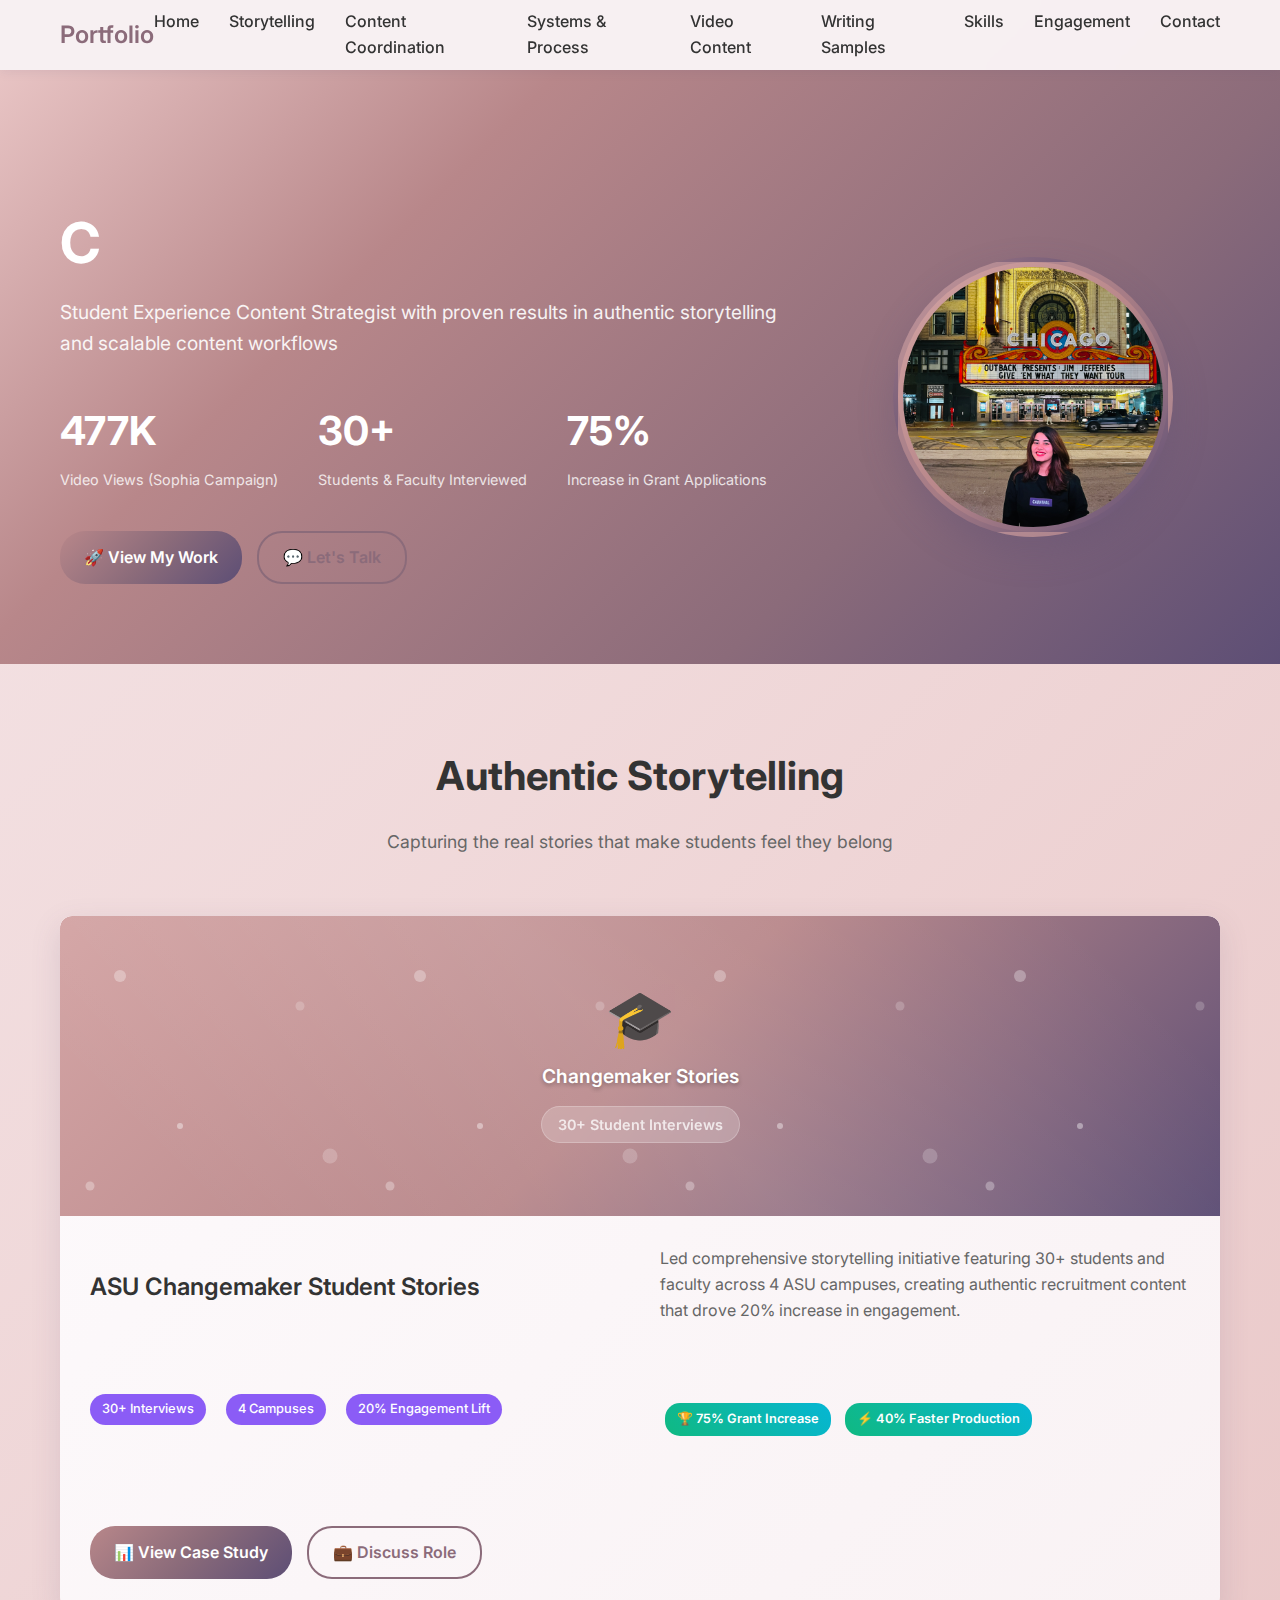
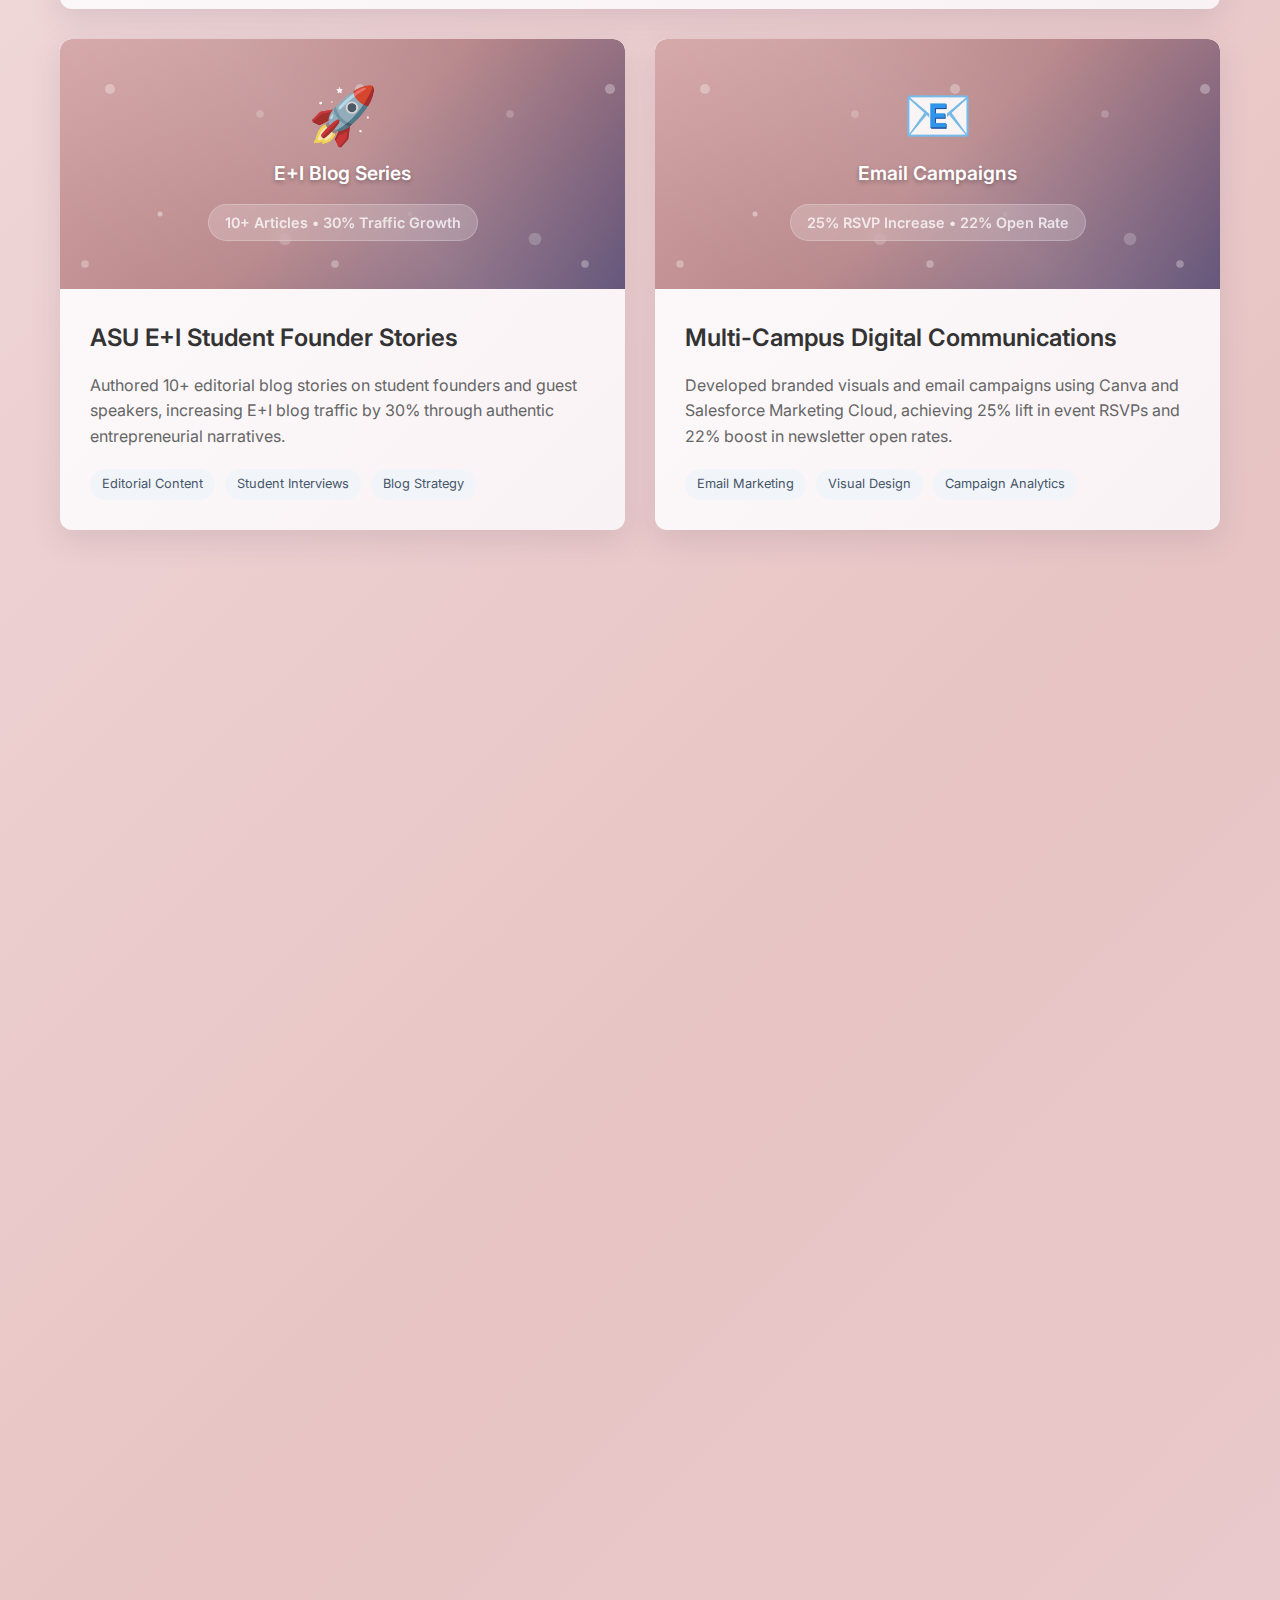
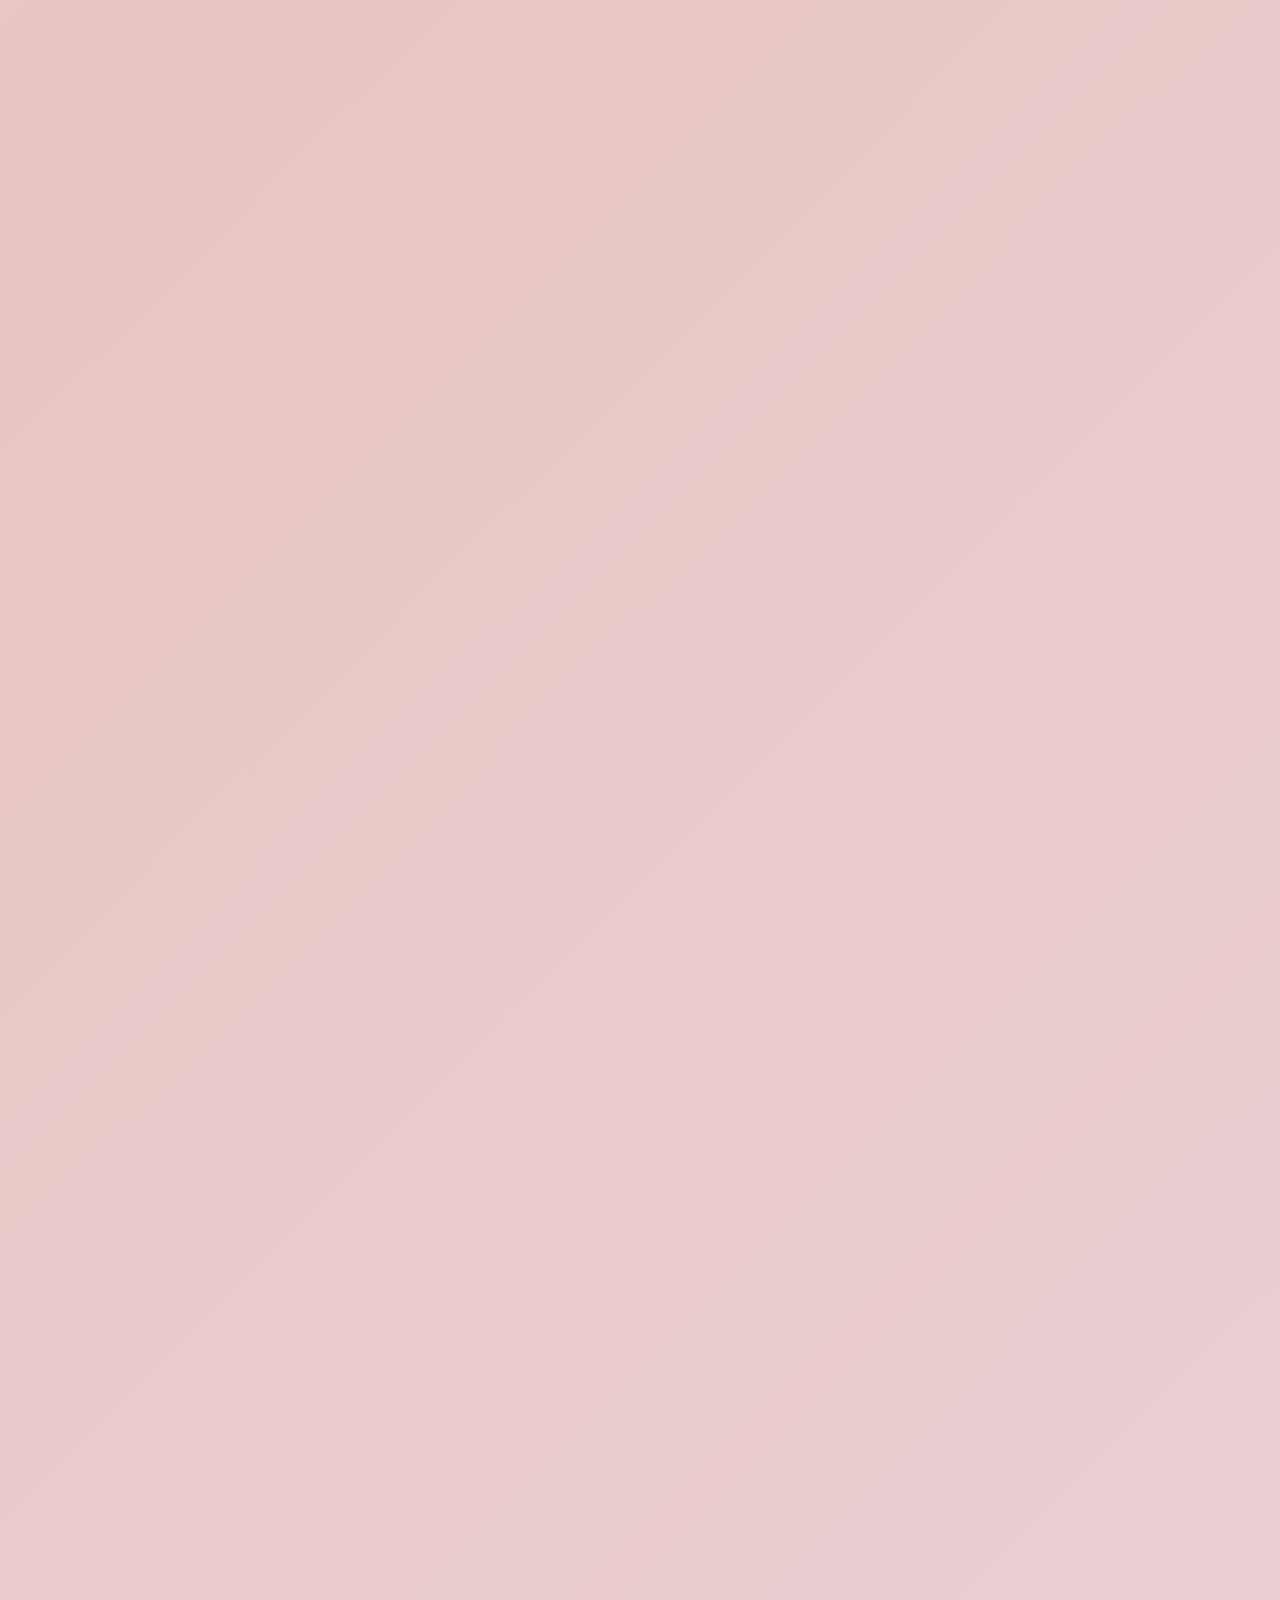
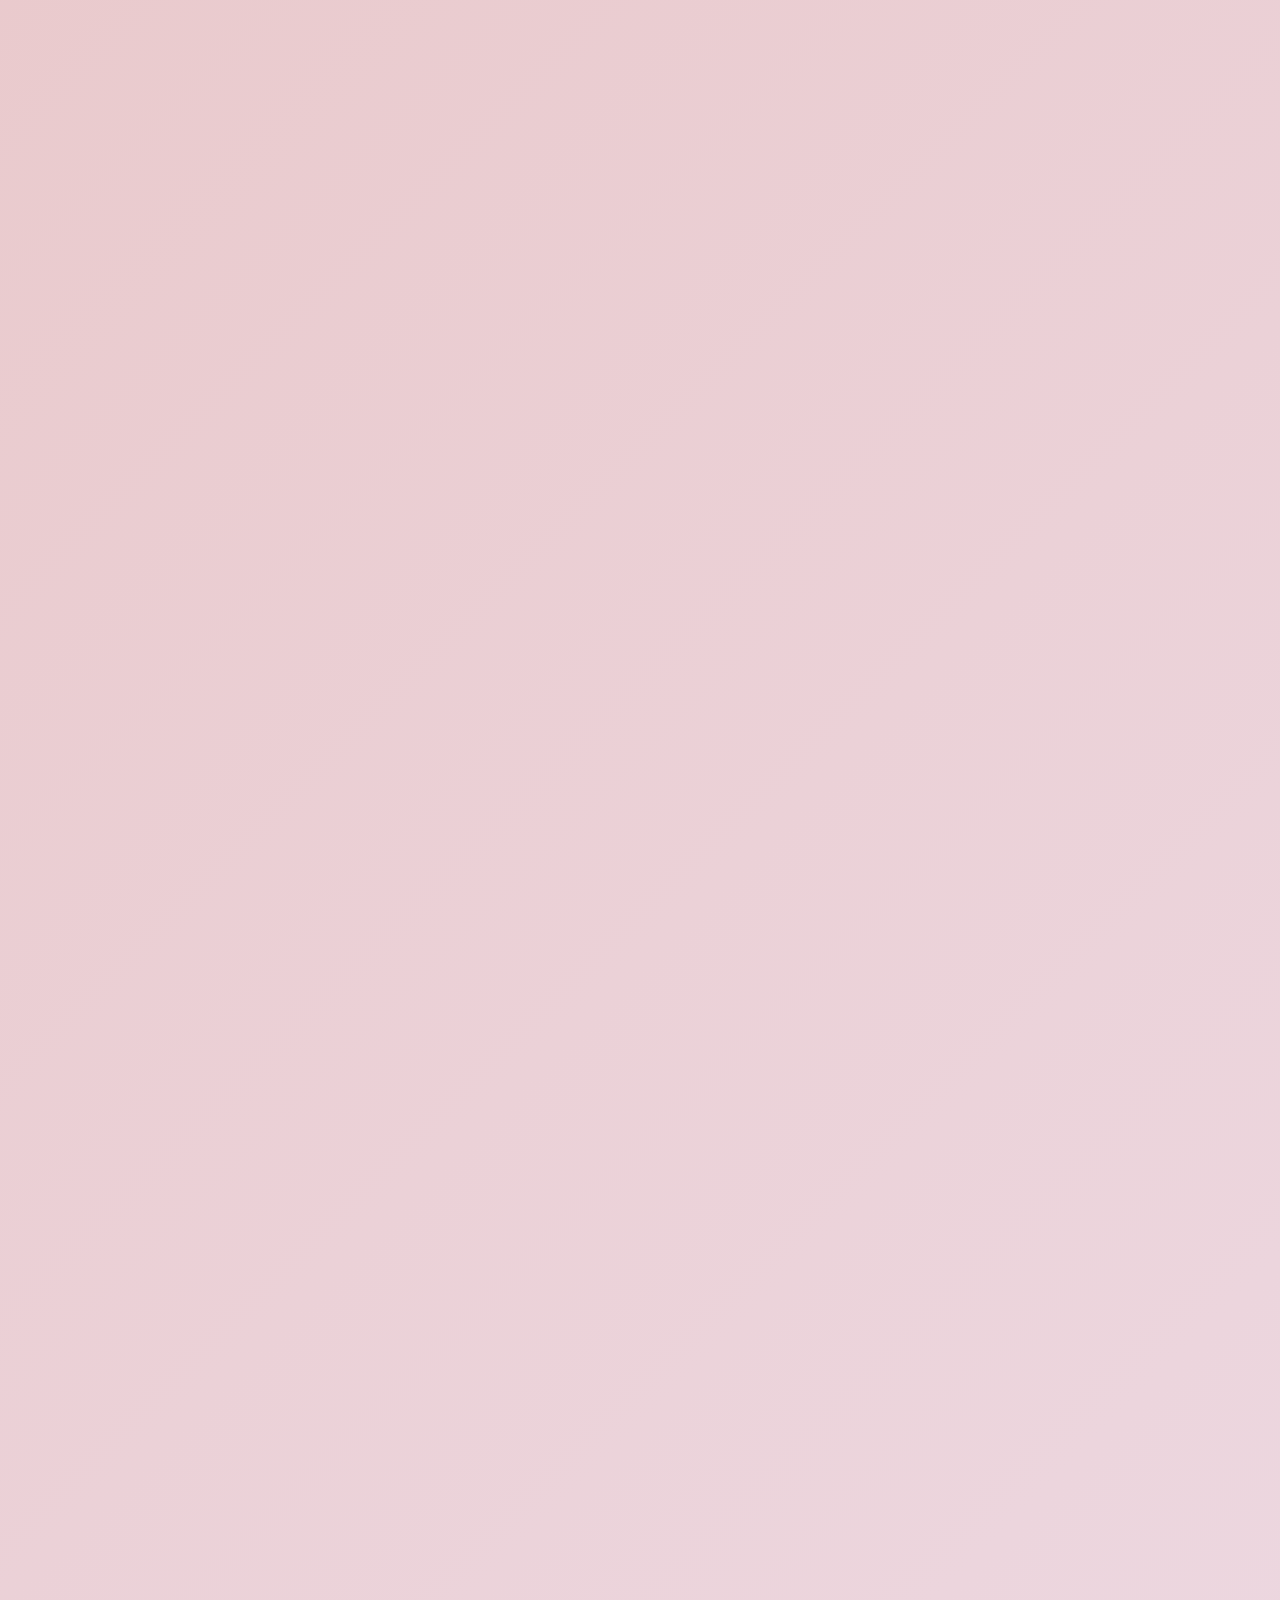
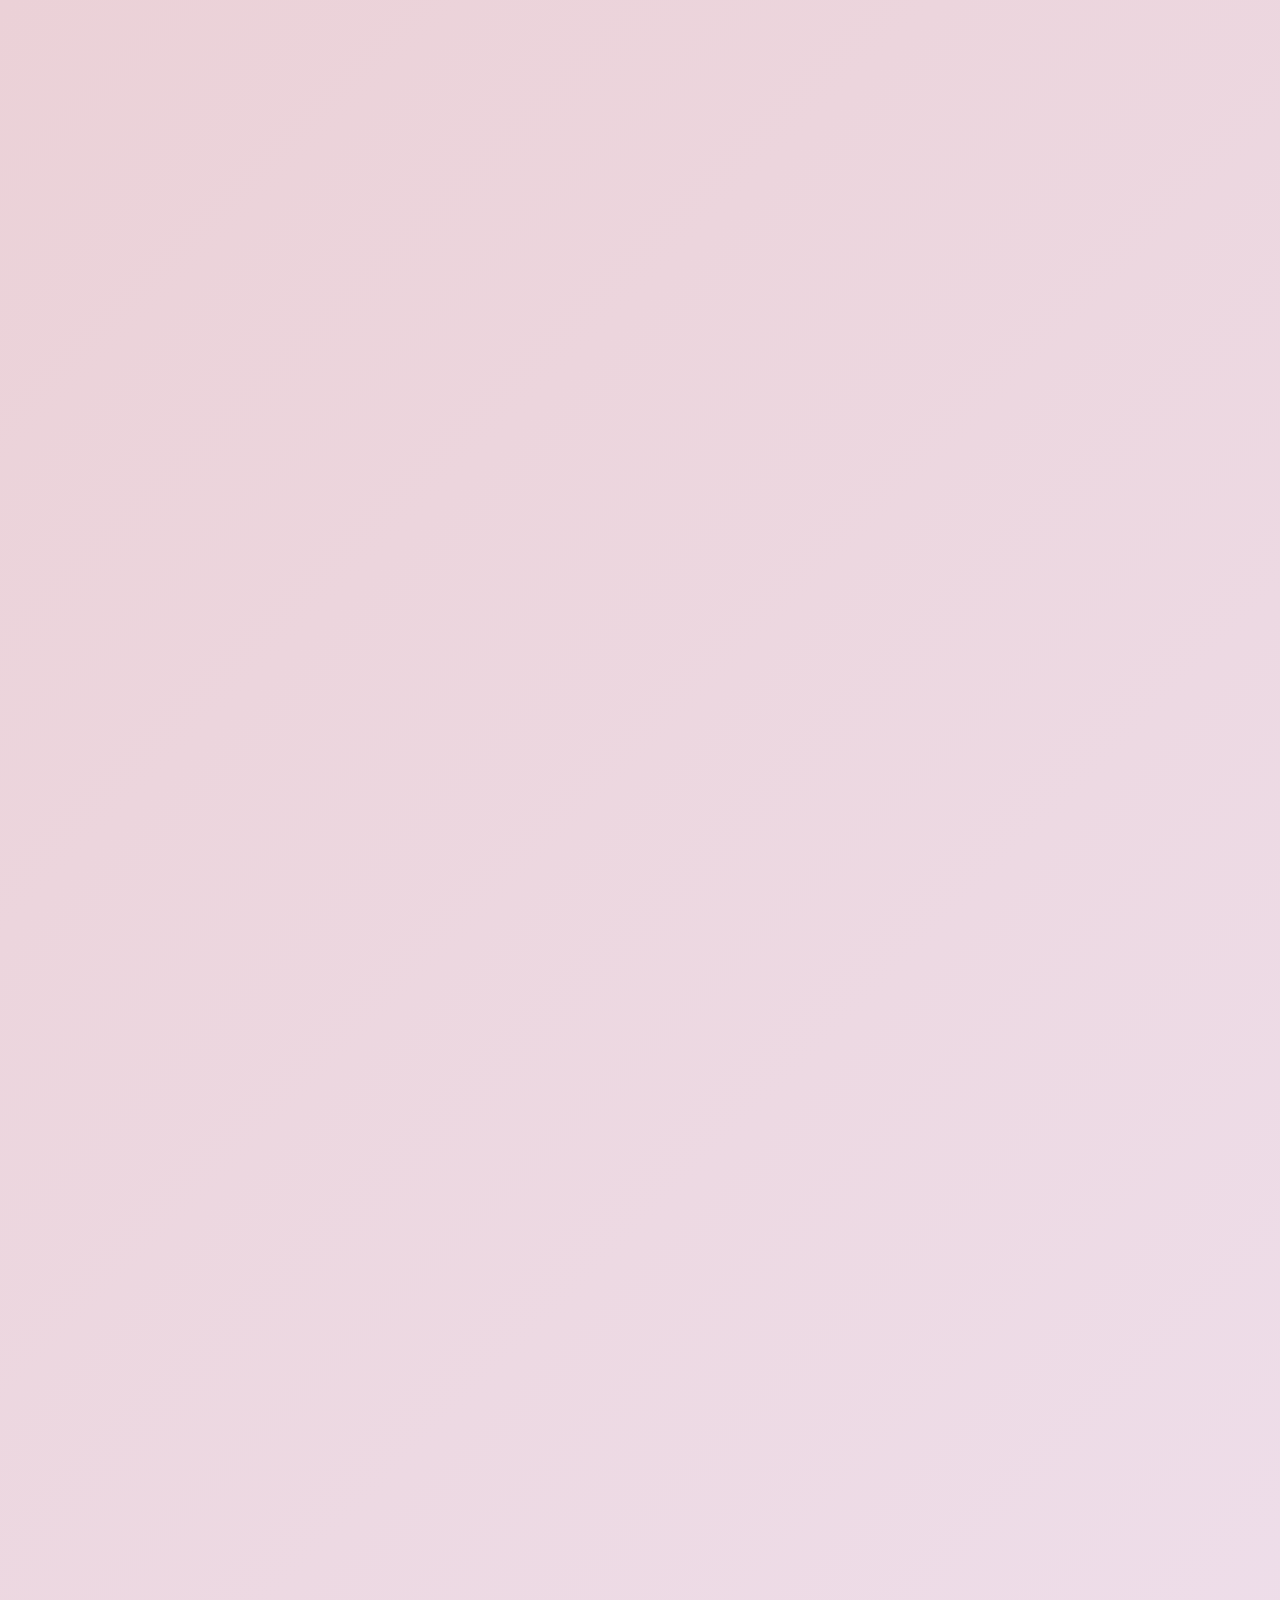
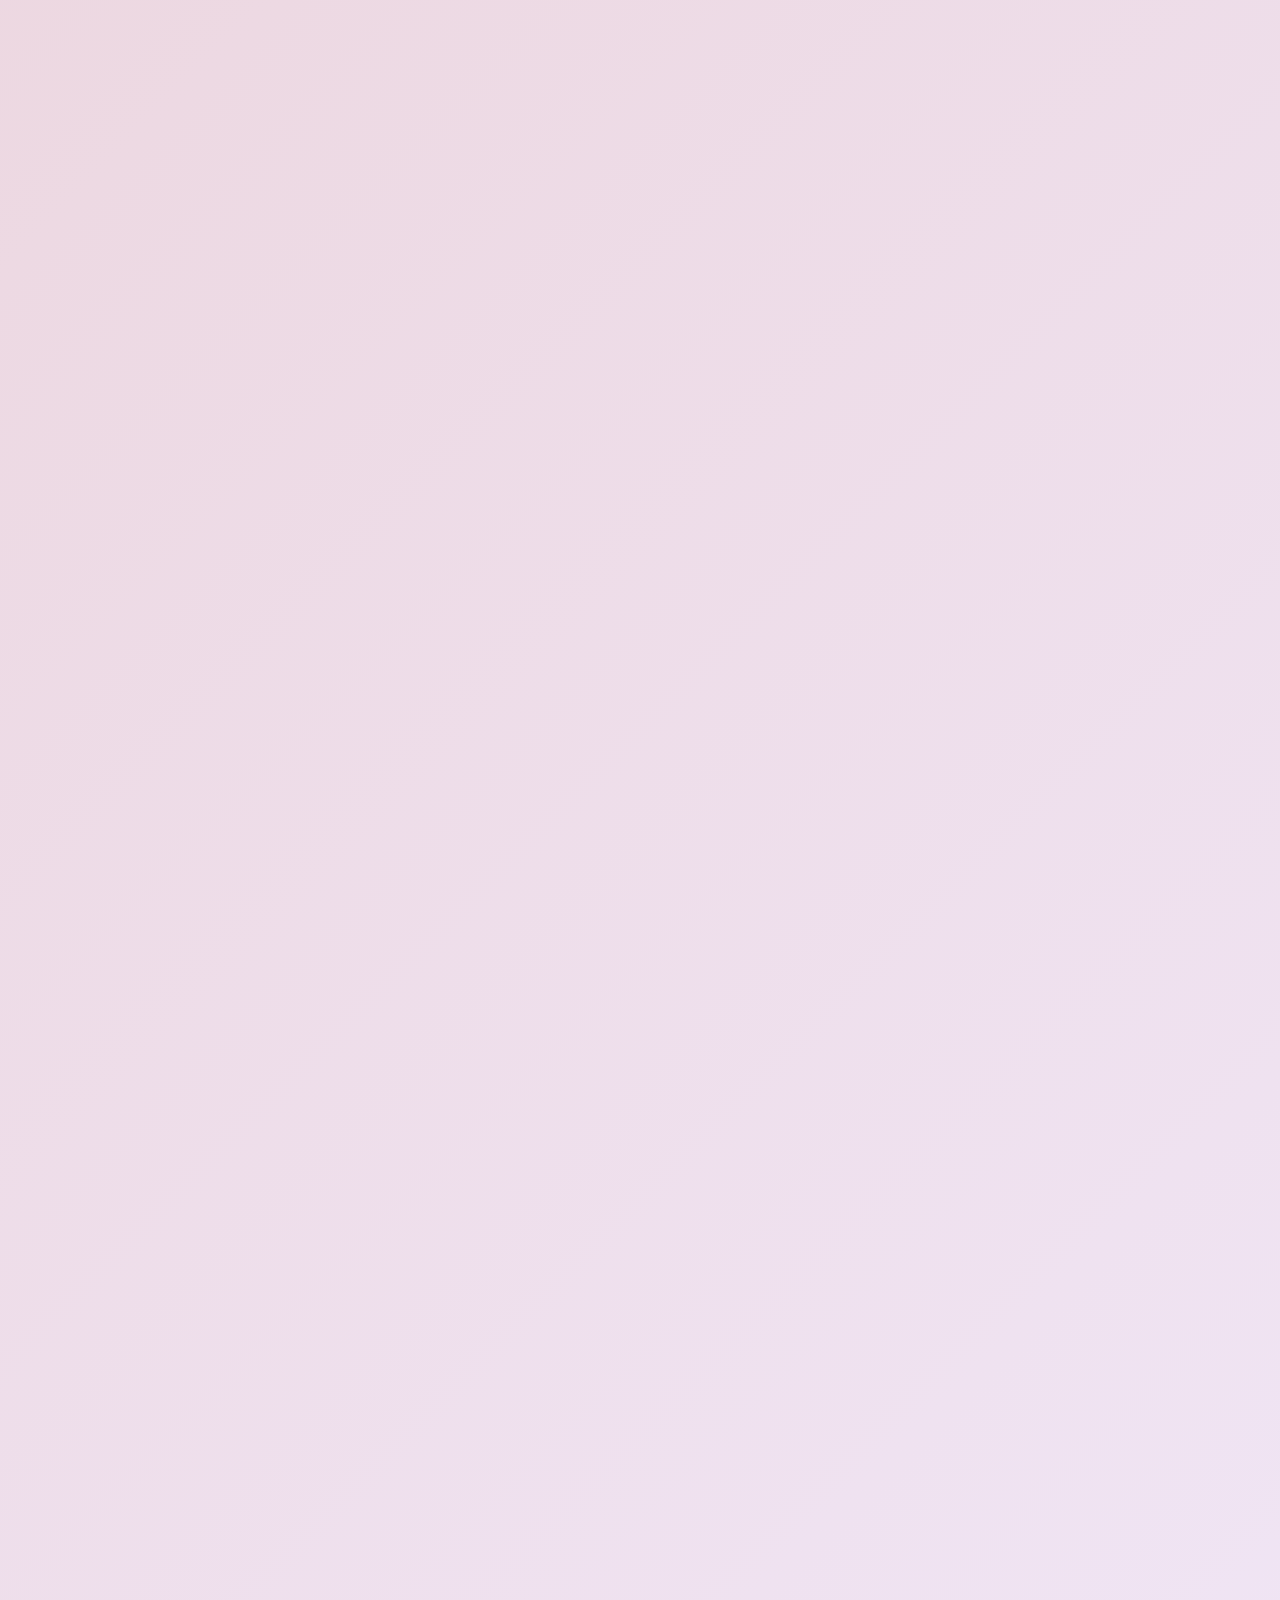
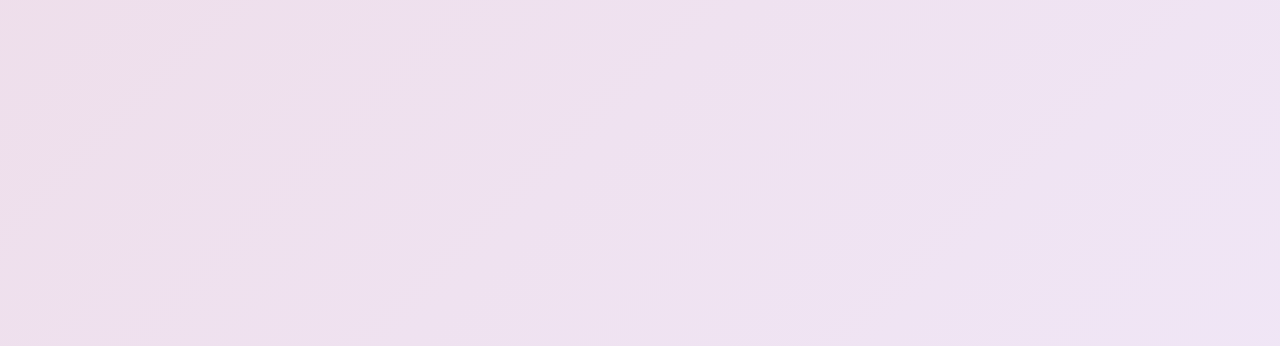
<file: index.html>
<!DOCTYPE html>
<html lang="en">
<head>
    <meta charset="UTF-8">
    <meta name="viewport" content="width=device-width, initial-scale=1.0">
    <title>Portfolio - Experiential Content Producer</title>
    <link rel="stylesheet" href="styles.css">
    <link href="https://fonts.googleapis.com/css2?family=Inter:wght@300;400;500;600;700&display=swap" rel="stylesheet">
</head>
<body>
    <nav class="navbar">
        <div class="nav-container">
            <div class="nav-logo">
                <h2>Portfolio</h2>
            </div>
            <ul class="nav-menu">
                <li class="nav-item">
                    <a href="#home" class="nav-link">Home</a>
                </li>
                <li class="nav-item">
                    <a href="#storytelling" class="nav-link">Storytelling</a>
                </li>
                <li class="nav-item">
                    <a href="#coordination" class="nav-link">Content Coordination</a>
                </li>
                <li class="nav-item">
                    <a href="#systems" class="nav-link">Systems & Process</a>
                </li>
                <li class="nav-item">
                    <a href="#video" class="nav-link">Video Content</a>
                </li>
                <li class="nav-item">
                    <a href="#writing" class="nav-link">Writing Samples</a>
                </li>
                <li class="nav-item">
                    <a href="#skills" class="nav-link">Skills</a>
                </li>
                <li class="nav-item">
                    <a href="#community" class="nav-link">Engagement</a>
                </li>
                <li class="nav-item">
                    <a href="#contact" class="nav-link">Contact</a>
                </li>
            </ul>
            <div class="hamburger">
                <span class="bar"></span>
                <span class="bar"></span>
                <span class="bar"></span>
            </div>
        </div>
    </nav>

    <section id="home" class="hero">
        <div class="hero-container">
            <div class="hero-content">
                <h1>Connecting Stories, Building Systems</h1>
                <p class="hero-subtitle">Student Experience Content Strategist with proven results in authentic storytelling and scalable content workflows</p>
                <div class="hero-stats">
                    <div class="stat">
                        <h3>477K</h3>
                        <p>Video Views (Sophia Campaign)</p>
                    </div>
                    <div class="stat">
                        <h3>30+</h3>
                        <p>Students & Faculty Interviewed</p>
                    </div>
                    <div class="stat">
                        <h3>75%</h3>
                        <p>Increase in Grant Applications</p>
                    </div>
                </div>
                <div class="action-buttons">
                    <a href="#storytelling" class="btn-primary">🚀 View My Work</a>
                    <a href="#contact" class="btn-secondary">💬 Let's Talk</a>
                </div>
            </div>
            <div class="hero-image">
                <img src="profile-photo.JPG" alt="Shagufta Memon - Content Strategist" class="profile-photo">
            </div>
        </div>
    </section>

    <section id="storytelling" class="section">
        <div class="container">
            <h2 class="section-title">Authentic Storytelling</h2>
            <p class="section-subtitle">Capturing the real stories that make students feel they belong</p>
            
            <div class="project-grid">
                <div class="project-card featured">
                    <div class="project-image">
                        <div class="image-placeholder">
                            <div class="placeholder-content">
                                <div class="placeholder-icon">🎓</div>
                                <div class="placeholder-text">Changemaker Stories</div>
                                <div class="placeholder-label">30+ Student Interviews</div>
                            </div>
                        </div>
                    </div>
                    <div class="project-content">
                        <h3>ASU Changemaker Student Stories</h3>
                        <p>Led comprehensive storytelling initiative featuring 30+ students and faculty across 4 ASU campuses, creating authentic recruitment content that drove 20% increase in engagement.</p>
                        <div class="project-stats">
                            <span>30+ Interviews</span>
                            <span>4 Campuses</span>
                            <span>20% Engagement Lift</span>
                        </div>
                        <div style="margin: 15px 0;">
                            <span class="achievement-badge">🏆 75% Grant Increase</span>
                            <span class="achievement-badge">⚡ 40% Faster Production</span>
                        </div>
                        <div class="action-buttons">
                            <a href="student-success-series.html" class="btn-primary">📊 View Case Study</a>
                            <a href="#contact" class="btn-secondary">💼 Discuss Role</a>
                        </div>
                    </div>
                </div>

                <div class="project-card">
                    <div class="project-image">
                        <div class="image-placeholder">
                            <div class="placeholder-content">
                                <div class="placeholder-icon">🚀</div>
                                <div class="placeholder-text">E+I Blog Series</div>
                                <div class="placeholder-label">10+ Articles • 30% Traffic Growth</div>
                            </div>
                        </div>
                    </div>
                    <div class="project-content">
                        <h3>ASU E+I Student Founder Stories</h3>
                        <p>Authored 10+ editorial blog stories on student founders and guest speakers, increasing E+I blog traffic by 30% through authentic entrepreneurial narratives.</p>
                        <div class="project-tags">
                            <span>Editorial Content</span>
                            <span>Student Interviews</span>
                            <span>Blog Strategy</span>
                        </div>
                    </div>
                </div>

                <div class="project-card">
                    <div class="project-image">
                        <div class="image-placeholder">
                            <div class="placeholder-content">
                                <div class="placeholder-icon">📧</div>
                                <div class="placeholder-text">Email Campaigns</div>
                                <div class="placeholder-label">25% RSVP Increase • 22% Open Rate</div>
                            </div>
                        </div>
                    </div>
                    <div class="project-content">
                        <h3>Multi-Campus Digital Communications</h3>
                        <p>Developed branded visuals and email campaigns using Canva and Salesforce Marketing Cloud, achieving 25% lift in event RSVPs and 22% boost in newsletter open rates.</p>
                        <div class="project-tags">
                            <span>Email Marketing</span>
                            <span>Visual Design</span>
                            <span>Campaign Analytics</span>
                        </div>
                    </div>
                </div>
            </div>
        </div>
    </section>

    <section id="coordination" class="section alt-bg">
        <div class="container">
            <h2 class="section-title">Content Production & Coordination</h2>
            <p class="section-subtitle">Managing complex, multi-location projects with attention to detail</p>
            
            <div class="coordination-examples">
                <div class="coord-item">
                    <div class="coord-icon">📅</div>
                    <div class="coord-content">
                        <h3>Community Action Grant Campaign Coordination</h3>
                        <p>Streamlined marketing and coordination for ASU's Community Action Grant program, achieving 56% increase in applications in semester one and 71% increase in semester two.</p>
                        <ul>
                            <li>Developed content lifecycle workflows across 4 campuses</li>
                            <li>Managed cross-functional coordination with multiple departments</li>
                            <li>Reduced content production turnaround by 40%</li>
                        </ul>
                    </div>
                </div>

                <div class="coord-item">
                    <div class="coord-icon">🎬</div>
                    <div class="coord-content">
                        <h3>Video Content & Social Media Production</h3>
                        <p>Created high-performance video content achieving exceptional reach across social platforms, including Sophia social media campaigns with 477K, 15K, and 10.5K views per video.</p>
                        <ul>
                            <li>Produced viral content reaching 477K+ views on social media</li>
                            <li>Edited longform interviews into short-form clips using Descript</li>
                            <li>Distributed content across multiple social channels and ASU LinkedIn</li>
                            <li>Maintained editorial calendars and managed video logistics</li>
                        </ul>
                    </div>
                </div>

                <div class="coord-item">
                    <div class="coord-icon">👥</div>
                    <div class="coord-content">
                        <h3>Multi-Client Content Campaigns</h3>
                        <p>Led content planning and execution across editorial calendars for multiple campaigns in wellness and education sectors, creating 60+ pieces of content.</p>
                        <ul>
                            <li>Increased organic reach by 40% across Instagram, LinkedIn, and Facebook</li>
                            <li>Coordinated approvals using Trello and Google Suite</li>
                            <li>Shortened campaign delivery cycles by 35%</li>
                        </ul>
                    </div>
                </div>
            </div>
        </div>
    </section>

    <section id="systems" class="section">
        <div class="container">
            <h2 class="section-title">Systems & Process Development</h2>
            <p class="section-subtitle">Building scalable workflows for future-ready content management</p>
            
            <div class="systems-grid">
                <div class="system-card">
                    <h3>Digital Asset Management System</h3>
                    <div class="system-image">
                        <div class="image-placeholder">
                            <div class="placeholder-content">
                                <div class="placeholder-icon">🗂️</div>
                                <div class="placeholder-text">Asset Management</div>
                                <div class="placeholder-label">5,000+ Assets Organized</div>
                            </div>
                        </div>
                    </div>
                    <p>Developed comprehensive metadata tagging system for 5,000+ assets, including usage rights, context, and AI-ready descriptions.</p>
                    <div class="system-features">
                        <span>✓ Automated tagging workflow</span>
                        <span>✓ Rights management integration</span>
                        <span>✓ AI-compatible metadata</span>
                        <span>✓ Cross-platform accessibility</span>
                    </div>
                    <a href="asset-management-system.html" class="project-link" style="margin-top: 15px; display: inline-block;">View System Details →</a>
                </div>

                <div class="system-card">
                    <h3>Email Marketing & CRM Systems</h3>
                    <div class="system-image">
                        <div class="image-placeholder" data-label="Email Platform">
                            📧 Marketing Cloud
                        </div>
                    </div>
                    <p>Implemented segmented outreach strategies in Salesforce Marketing Cloud, achieving 22% boost in newsletter open rates and 25% lift in event RSVPs.</p>
                    <div class="system-features">
                        <span>✓ Advanced email segmentation</span>
                        <span>✓ Automated campaign workflows</span>
                        <span>✓ Performance tracking & analytics</span>
                        <span>✓ Cross-campus coordination</span>
                    </div>
                </div>

                <div class="system-card">
                    <h3>Project Management & Analytics</h3>
                    <div class="system-image">
                        <div class="image-placeholder" data-label="Analytics Tools">
                            📊 Data & Analytics
                        </div>
                    </div>
                    <p>Utilized Airtable, Trello, and Tableau for workflow optimization and data analysis, reducing campaign delivery cycles by 35% and improving insights accuracy by 25%.</p>
                    <div class="system-features">
                        <span>✓ Workflow automation (Airtable/Trello)</span>
                        <span>✓ Performance dashboards (Tableau)</span>
                        <span>✓ Data-driven decision making</span>
                        <span>✓ Cross-functional collaboration</span>
                    </div>
                </div>
            </div>
        </div>
    </section>

    <section id="video" class="section alt-bg">
        <div class="container">
            <h2 class="section-title">Video Content & Social Media Performance</h2>
            <p class="section-subtitle">Creating viral content that drives meaningful engagement across platforms</p>
            
            <div class="video-showcase" style="background: linear-gradient(135deg, #FDFAFC 0%, #F9F2F4 100%); padding: 50px; border-radius: 16px; box-shadow: 0 15px 35px rgba(93, 78, 117, 0.15); margin-bottom: 60px;">
                <h3 style="text-align: center; margin-bottom: 40px; color: #333; font-size: 1.8rem;">🚀 Sophia Social Media Campaign Results</h3>
                
                <div style="display: grid; grid-template-columns: repeat(auto-fit, minmax(250px, 1fr)); gap: 40px; margin-bottom: 40px;">
                    <div style="text-align: center; padding: 30px; background: linear-gradient(135deg, #E8C4C4, #B8878A, #5D4E75); border-radius: 12px; color: white;">
                        <div style="font-size: 3rem; margin-bottom: 10px;">🎯</div>
                        <h4 style="font-size: 2.5rem; margin-bottom: 10px; font-weight: 700;">477K</h4>
                        <p style="font-size: 1.1rem; opacity: 0.9;">Peak Video Views</p>
                        <small style="opacity: 0.8;">Viral content performance</small>
                    </div>
                    
                    <div style="text-align: center; padding: 30px; background: linear-gradient(135deg, #D4A5A5, #8B6B7A, #5D4E75); border-radius: 12px; color: white;">
                        <div style="font-size: 3rem; margin-bottom: 10px;">📈</div>
                        <h4 style="font-size: 2.5rem; margin-bottom: 10px; font-weight: 700;">15K</h4>
                        <p style="font-size: 1.1rem; opacity: 0.9;">Consistent Reach</p>
                        <small style="opacity: 0.8;">High-performing content</small>
                    </div>
                    
                    <div style="text-align: center; padding: 30px; background: linear-gradient(135deg, #E8C4C4, #D4A5A5, #B8878A); border-radius: 12px; color: white;">
                        <div style="font-size: 3rem; margin-bottom: 10px;">🎬</div>
                        <h4 style="font-size: 2.5rem; margin-bottom: 10px; font-weight: 700;">10.5K</h4>
                        <p style="font-size: 1.1rem; opacity: 0.9;">Average Views</p>
                        <small style="opacity: 0.8;">Strong baseline performance</small>
                    </div>
                </div>
                
                                <div style="background: #f8fafc; padding: 30px; border-radius: 12px; border-left: 4px solid #8B6B7A;">
                    <h4 style="color: #333; margin-bottom: 15px;">🎯 Campaign Strategy & Execution</h4>
                    <ul style="color: #666; line-height: 1.8;">
                        <li><strong>Content Planning:</strong> Developed strategic video content calendar aligned with brand objectives</li>
                        <li><strong>Production Excellence:</strong> Utilized Descript for professional editing and post-production workflows</li>
                        <li><strong>Platform Optimization:</strong> Tailored content formats for maximum social media engagement</li>
                        <li><strong>Performance Analysis:</strong> Tracked and optimized based on view patterns and engagement metrics</li>
                    </ul>
                </div>
                
                <div style="background: linear-gradient(135deg, #B8878A, #8B6B7A, #5D4E75); color: white; padding: 25px; border-radius: 12px; margin-top: 30px; text-align: center;">
                    <div style="font-size: 2rem; margin-bottom: 15px;">💬</div>
                    <p style="font-style: italic; font-size: 1.1rem; margin-bottom: 15px; opacity: 0.95;">
                        "The video content created for our social media campaigns exceeded all expectations. The 477K views on a single video demonstrates genuine engagement and strategic content creation."
                    </p>
                    <small style="opacity: 0.8; font-weight: 600;">- Social Media Campaign Results</small>
                </div>
            </div>
        </div>
    </section>

    <section id="writing" class="section">
        <div class="container">
            <h2 class="section-title">Content & Writing Samples</h2>
            <p class="section-subtitle">Strategic content creation that engages audiences and builds authentic connections</p>
            
            <div class="project-grid">
                <div class="project-card">
                    <div class="project-image">
                        <div class="image-placeholder">
                            <div class="placeholder-content">
                                <div class="placeholder-icon">⏰</div>
                                <div class="placeholder-text">Time Management</div>
                                <div class="placeholder-label">ASU Entrepreneurship Blog</div>
                            </div>
                        </div>
                    </div>
                    <div class="project-content">
                        <h3>The Ultimate Guide to Time Management for Entrepreneurs</h3>
                        <p>Strategic content for ASU's entrepreneurship blog focusing on practical time management strategies for student entrepreneurs and business builders.</p>
                        <div class="project-tags">
                            <span>Strategic Content</span>
                            <span>Entrepreneurship</span>
                            <span>Student Focus</span>
                        </div>
                        <a href="https://entrepreneurship.asu.edu/blog/2024/08/13/the-ultimate-guide-to-time-management-for-entrepreneurs-strategies-for-success/" target="_blank" class="project-link">Read Article →</a>
                    </div>
                </div>

                <div class="project-card">
                    <div class="project-image">
                        <div class="image-placeholder">
                            <div class="placeholder-content">
                                <div class="placeholder-icon">📱</div>
                                <div class="placeholder-text">Gen Z Strategy</div>
                                <div class="placeholder-label">Social Media Research</div>
                            </div>
                        </div>
                    </div>
                    <div class="project-content">
                        <h3>How to Turn Likes into Loyalty: Capturing Gen Z's Attention</h3>
                        <p>Data-driven content strategy piece exploring authentic engagement with Gen Z audiences through social media platforms and content approaches.</p>
                        <div class="project-tags">
                            <span>Social Media</span>
                            <span>Gen Z Research</span>
                            <span>Engagement Strategy</span>
                        </div>
                        <a href="https://entrepreneurship.asu.edu/blog/2025/04/15/how-to-turn-likes-into-loyalty-capturing-gen-zs-attention-on-social-media/" target="_blank" class="project-link">Read Article →</a>
                    </div>
                </div>

                <div class="project-card">
                    <div class="project-image">
                        <div class="image-placeholder">
                            <div class="placeholder-content">
                                <div class="placeholder-icon">🤝</div>
                                <div class="placeholder-text">Networking Guide</div>
                                <div class="placeholder-label">Student Success Resource</div>
                            </div>
                        </div>
                    </div>
                    <div class="project-content">
                        <h3>From Dorm Room to Boardroom: Building Networks in College</h3>
                        <p>Comprehensive guide helping college students build meaningful professional networks and entrepreneurial connections during their academic journey.</p>
                        <div class="project-tags">
                            <span>Student Success</span>
                            <span>Networking</span>
                            <span>Career Development</span>
                        </div>
                        <a href="https://entrepreneurship.asu.edu/blog/2024/01/19/from-dorm-room-to-boardroom-a-guide-to-building-an-entrepreneurial-network-in-college/" target="_blank" class="project-link">Read Article →</a>
                    </div>
                </div>

                <div class="project-card">
                    <div class="project-image">
                        <div class="image-placeholder">
                            <div class="placeholder-content">
                                <div class="placeholder-icon">⚖️</div>
                                <div class="placeholder-text">Immigration Guide</div>
                                <div class="placeholder-label">Legal Education Content</div>
                            </div>
                        </div>
                    </div>
                    <div class="project-content">
                        <h3>What is an Immigration Lawyer and Why Do You Need One?</h3>
                        <p>Educational content breaking down complex legal concepts into accessible information for students and families navigating immigration processes.</p>
                        <div class="project-tags">
                            <span>Educational Content</span>
                            <span>Legal Writing</span>
                            <span>Student Resources</span>
                        </div>
                        <a href="https://gscimmigration.ca/what-is-an-immigration-lawyer-and-why-do-you-need-one/" target="_blank" class="project-link">Read Article →</a>
                    </div>
                </div>
            </div>

            <div class="writing-stats" style="background: linear-gradient(135deg, #FDFAFC 0%, #F9F2F4 100%); padding: 40px; border-radius: 12px; margin-top: 60px; box-shadow: 0 10px 30px rgba(93, 78, 117, 0.15);">
                <h3 style="text-align: center; margin-bottom: 30px; color: #333;">Content Performance Metrics</h3>
                <div style="display: grid; grid-template-columns: repeat(auto-fit, minmax(200px, 1fr)); gap: 30px; text-align: center;">
                    <div>
                        <h4 style="font-size: 2rem; color: #8B6B7A; margin-bottom: 10px;">477K</h4>
                        <p style="color: #666;">Peak Video Views</p>
                    </div>
                    <div>
                        <h4 style="font-size: 2rem; color: #8B6B7A; margin-bottom: 10px;">10+</h4>
                        <p style="color: #666;">Blog Articles Published</p>
                    </div>
                    <div>
                        <h4 style="font-size: 2rem; color: #8B6B7A; margin-bottom: 10px;">60+</h4>
                        <p style="color: #666;">Content Pieces Created</p>
                    </div>
                    <div>
                        <h4 style="font-size: 2rem; color: #8B5CF6; margin-bottom: 10px;">40%</h4>
                        <p style="color: #666;">Organic Reach Growth</p>
                    </div>
                </div>
            </div>
        </div>
    </section>

    <section id="skills" class="section">
        <div class="container">
            <h2 class="section-title">Core Skills & Tools</h2>
            <p class="section-subtitle">Proven expertise in the tools and technologies essential for modern content production</p>
            
            <div class="skills-grid">
                <div class="skill-item">
                    <div class="skill-icon">📧</div>
                    <h4>Salesforce Marketing Cloud</h4>
                    <p>22% open rate improvement</p>
                </div>
                <div class="skill-item">
                    <div class="skill-icon">🎨</div>
                    <h4>Canva Design</h4>
                    <p>25% RSVP increase</p>
                </div>
                <div class="skill-item">
                    <div class="skill-icon">🎬</div>
                    <h4>Descript Video Editing</h4>
                    <p>477K+ views achieved</p>
                </div>
                <div class="skill-item">
                    <div class="skill-icon">📊</div>
                    <h4>Tableau Analytics</h4>
                    <p>Data-driven insights</p>
                </div>
                <div class="skill-item">
                    <div class="skill-icon">📋</div>
                    <h4>Airtable/Trello</h4>
                    <p>35% faster delivery</p>
                </div>
                <div class="skill-item">
                    <div class="skill-icon">🤖</div>
                    <h4>AI Tools</h4>
                    <p>Adobe Firefly, Runway</p>
                </div>
            </div>

            <div style="text-align: center; margin-top: 50px;">
                <h3 style="margin-bottom: 20px;">Ready to see these skills in action?</h3>
                <div class="action-buttons" style="justify-content: center;">
                    <a href="#contact" class="btn-primary">🎯 Schedule Interview</a>
                    <a href="student-success-series.html" class="btn-secondary">📈 View Results</a>
                </div>
            </div>
        </div>
    </section>

    <section id="community" class="section alt-bg">
        <div class="container">
            <h2 class="section-title">Community Engagement</h2>
            <p class="section-subtitle">Building authentic relationships and encouraging genuine participation</p>
            
            <div class="engagement-stats">
                <div class="engagement-item">
                    <h3>Student Interview Success</h3>
                    <div class="stat-visual">
                        <div class="progress-bar">
                            <div class="progress" style="width: 95%"></div>
                        </div>
                        <span>30+ students & faculty interviewed</span>
                    </div>
                </div>

                <div class="engagement-item">
                    <h3>Content Engagement Growth</h3>
                    <div class="stat-visual">
                        <div class="progress-bar">
                            <div class="progress" style="width: 75%"></div>
                        </div>
                        <span>75% increase in grant applications</span>
                    </div>
                </div>

                <div class="engagement-item">
                    <h3>Cross-Campus Impact</h3>
                    <div class="stat-visual">
                        <div class="progress-bar">
                            <div class="progress" style="width: 100%"></div>
                        </div>
                        <span>All 4 ASU campuses covered</span>
                    </div>
                </div>
            </div>

            <div class="testimonials">
                <div class="testimonial">
                    <blockquote>
                        "Shagufta's approach to storytelling made our student founders feel heard and valued. Her interview style brought out authentic stories that really resonated with our audience."
                    </blockquote>
                    <cite>- Keyur Thakkar, Worket Media</cite>
                </div>
                
                <div class="testimonial">
                    <blockquote>
                        "The systems Shagufta developed for our program were game-changing. She streamlined processes that had been manual for years."
                    </blockquote>
                    <cite>- Manan Soni</cite>
                </div>
                
                <div class="testimonial">
                    <blockquote>
                        "Her data-driven approach combined with genuine care for student voices made our content both authentic and impactful. The engagement numbers speak for themselves."
                    </blockquote>
                    <cite>- Shubha Jain, Sophia marketing coordinator</cite>
                </div>
            </div>
        </div>
    </section>

    <section id="contact" class="section">
        <div class="container">
            <div class="contact-content">
                <h2>Ready to Amplify ASU's Student Stories</h2>
                <p>Let's discuss how my proven systems and storytelling approach can enhance ASU's recruitment efforts</p>
                
                <div style="background: linear-gradient(135deg, #D4A5A5, #B8878A, #5D4E75); color: white; padding: 30px; border-radius: 12px; margin: 30px 0;">
                    <h3 style="margin-bottom: 15px;">🚀 What You'll Get in Our First Meeting:</h3>
                    <div style="display: grid; grid-template-columns: repeat(auto-fit, minmax(250px, 1fr)); gap: 20px; margin-top: 20px;">
                        <div>
                            <h4>📊 Content Audit</h4>
                            <p>Analysis of current ASU content workflows</p>
                        </div>
                        <div>
                            <h4>⚡ Quick Wins</h4>
                            <p>3 immediate improvements I can implement</p>
                        </div>
                        <div>
                            <h4>🎯 30-60-90 Plan</h4>
                            <p>Detailed roadmap for my first quarter</p>
                        </div>
                    </div>
                </div>
                
                <div class="contact-info">
                    <div class="contact-item">
                        <strong>Email:</strong> smemon5@asu.edu
                    </div>
                    <div class="contact-item">
                        <strong>Phone:</strong> (480) 953-4477
                    </div>
                    <div class="contact-item">
                        <strong>LinkedIn:</strong> linkedin.com/in/shaguftamemon15
                    </div>
                    <div class="contact-item">
                        <strong>Location:</strong> Tempe, AZ (experienced across all ASU campuses)
                    </div>
                </div>





            </div>
        </div>
    </section>

    <footer>
        <div class="container">
            <p>&copy; 2025 - Shagufta Memon | Student Experience Content Strategist</p>
        </div>
    </footer>

    <script src="script.js"></script>
</body>
</html>
</file>
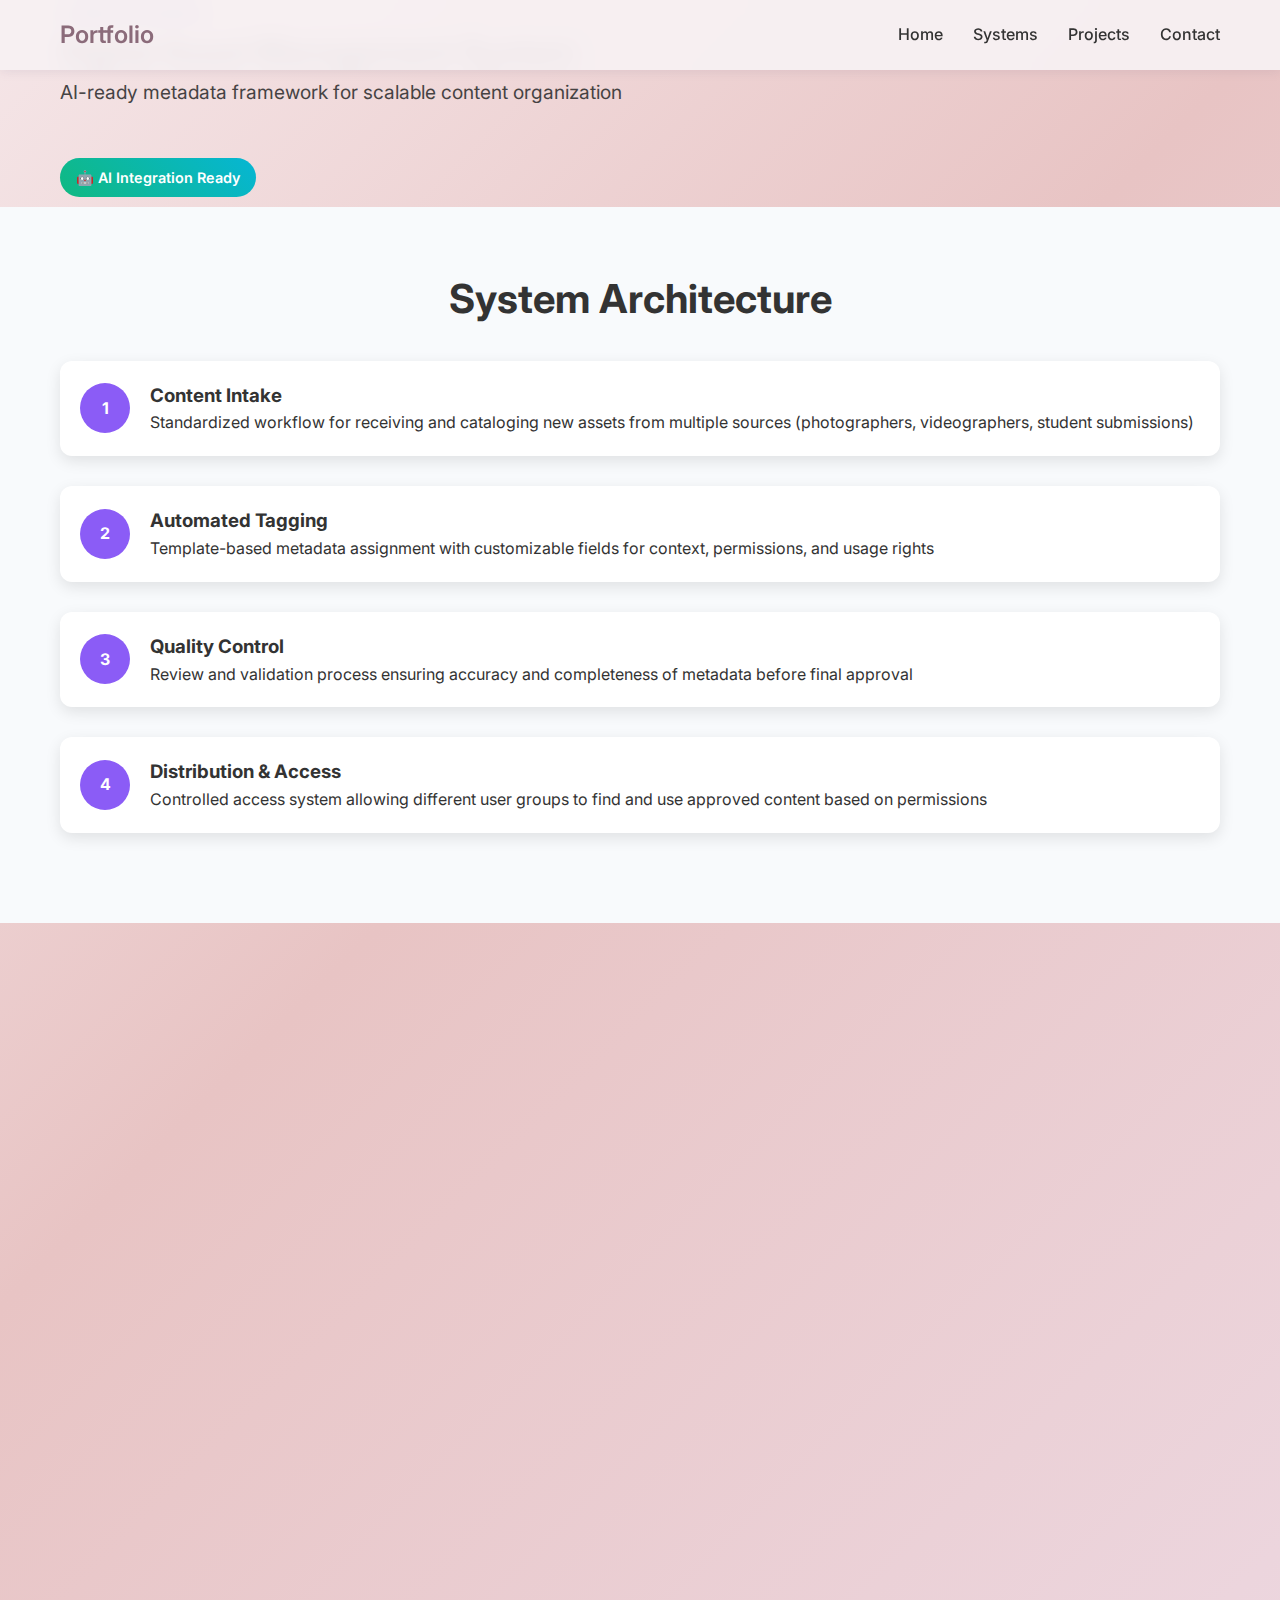
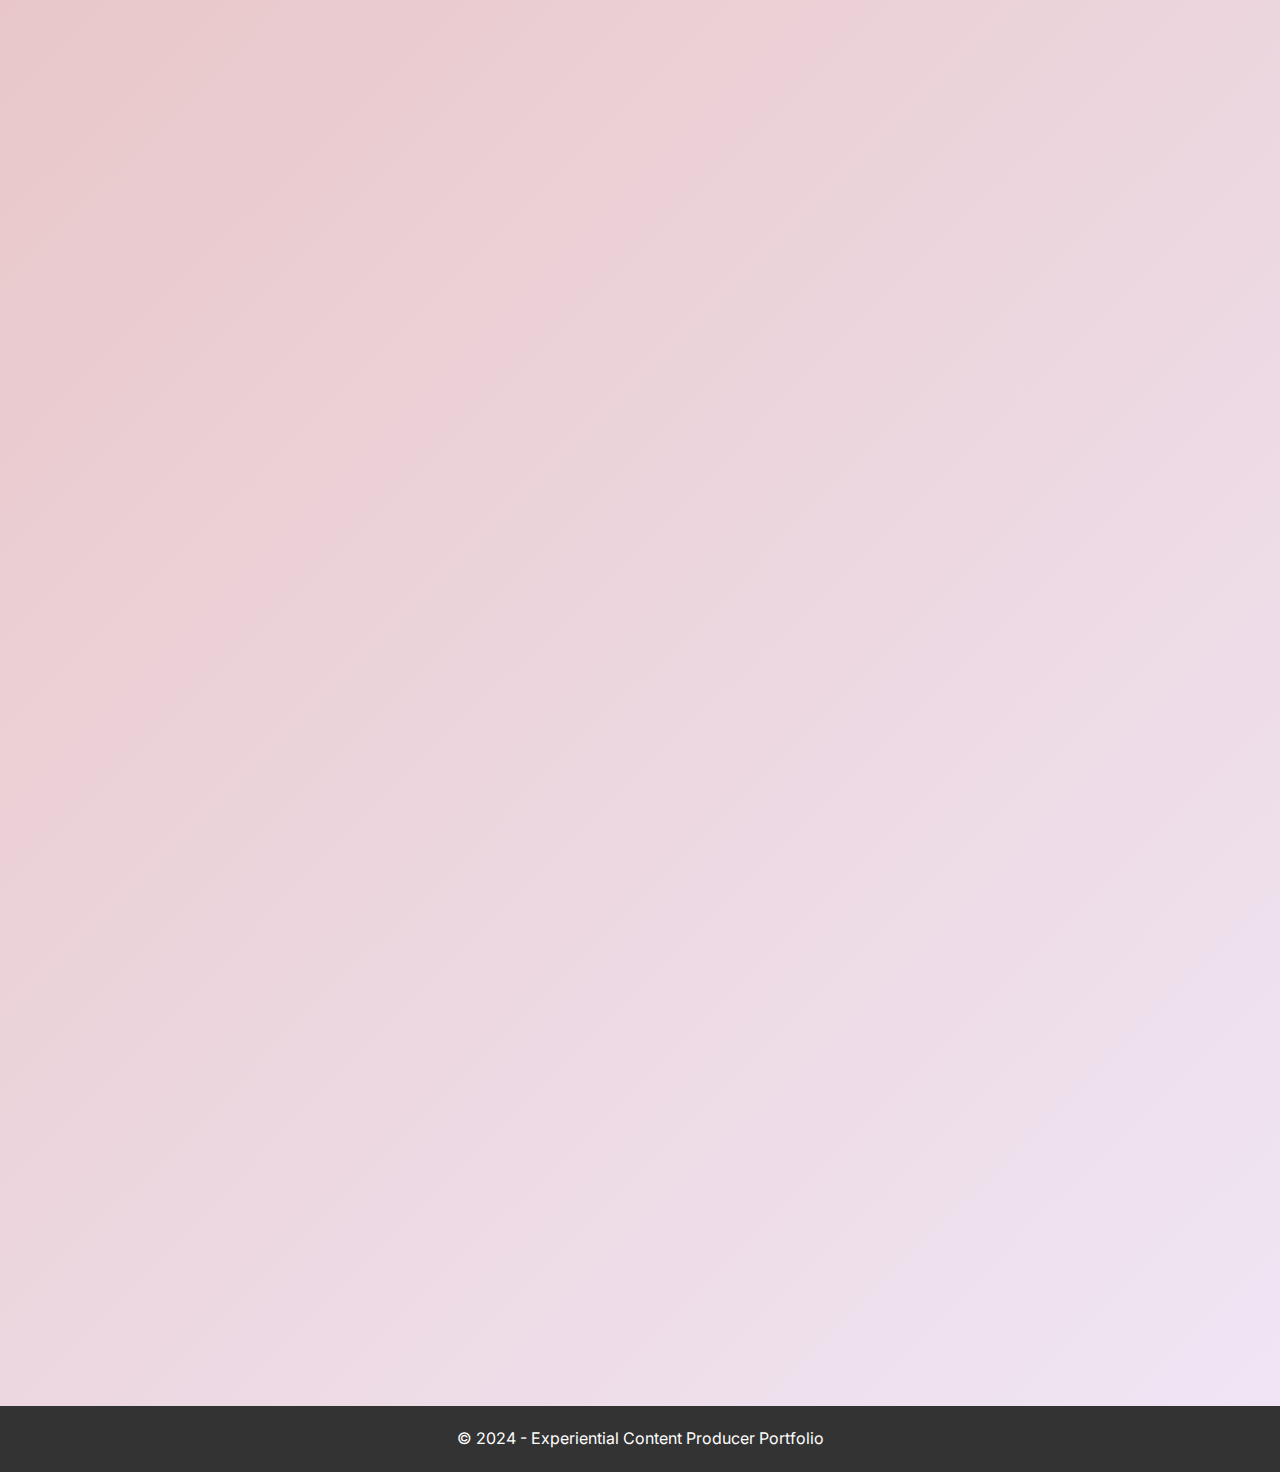
<file: asset-management-system.html>
<!DOCTYPE html>
<html lang="en">
<head>
    <meta charset="UTF-8">
    <meta name="viewport" content="width=device-width, initial-scale=1.0">
    <title>Digital Asset Management System - Portfolio</title>
    <link rel="stylesheet" href="styles.css">
    <link href="https://fonts.googleapis.com/css2?family=Inter:wght@300;400;500;600;700&display=swap" rel="stylesheet">
    <style>
        .system-demo {
            background: #f8fafc;
            padding: 60px 0;
        }
        
        .metadata-example {
            background: white;
            border-radius: 12px;
            padding: 30px;
            margin: 30px 0;
            box-shadow: 0 5px 15px rgba(0,0,0,0.1);
        }
        
        .code-block {
            background: #1e293b;
            color: #e2e8f0;
            padding: 20px;
            border-radius: 8px;
            font-family: 'Courier New', monospace;
            font-size: 0.9rem;
            overflow-x: auto;
            margin: 20px 0;
        }
        
        .workflow-step {
            display: flex;
            align-items: center;
            gap: 20px;
            margin: 30px 0;
            padding: 20px;
            background: white;
            border-radius: 12px;
            box-shadow: 0 5px 15px rgba(0,0,0,0.1);
        }
        
        .step-icon {
            background: #8B5CF6;
            color: white;
            width: 50px;
            height: 50px;
            border-radius: 50%;
            display: flex;
            align-items: center;
            justify-content: center;
            font-weight: 700;
            flex-shrink: 0;
        }
        
        .tag-example {
            display: inline-block;
            background: #e0e7ff;
            color: #5b21b6;
            padding: 4px 8px;
            border-radius: 4px;
            font-size: 0.8rem;
            margin: 2px;
        }
        
        .ai-ready-badge {
            background: linear-gradient(45deg, #10b981, #06b6d4);
            color: white;
            padding: 8px 16px;
            border-radius: 20px;
            font-size: 0.9rem;
            font-weight: 600;
            display: inline-block;
            margin: 10px 0;
        }
    </style>
</head>
<body>
    <nav class="navbar">
        <div class="nav-container">
            <div class="nav-logo">
                <h2>Portfolio</h2>
            </div>
            <ul class="nav-menu">
                <li class="nav-item">
                    <a href="index.html" class="nav-link">Home</a>
                </li>
                <li class="nav-item">
                    <a href="index.html#systems" class="nav-link">Systems</a>
                </li>
                <li class="nav-item">
                    <a href="student-success-series.html" class="nav-link">Projects</a>
                </li>
                <li class="nav-item">
                    <a href="index.html#contact" class="nav-link">Contact</a>
                </li>
            </ul>
            <div class="hamburger">
                <span class="bar"></span>
                <span class="bar"></span>
                <span class="bar"></span>
            </div>
        </div>
    </nav>

    <section class="project-hero">
        <div class="container">
            <a href="index.html#systems" class="back-link">← Back to Systems</a>
            <h1>Digital Asset Management System</h1>
            <p class="hero-subtitle">AI-ready metadata framework for scalable content organization</p>
            <div class="ai-ready-badge">🤖 AI Integration Ready</div>
        </div>
    </section>

    <section class="system-demo">
        <div class="container">
            <h2 class="section-title">System Architecture</h2>
            
            <div class="workflow-step">
                <div class="step-icon">1</div>
                <div>
                    <h3>Content Intake</h3>
                    <p>Standardized workflow for receiving and cataloging new assets from multiple sources (photographers, videographers, student submissions)</p>
                </div>
            </div>
            
            <div class="workflow-step">
                <div class="step-icon">2</div>
                <div>
                    <h3>Automated Tagging</h3>
                    <p>Template-based metadata assignment with customizable fields for context, permissions, and usage rights</p>
                </div>
            </div>
            
            <div class="workflow-step">
                <div class="step-icon">3</div>
                <div>
                    <h3>Quality Control</h3>
                    <p>Review and validation process ensuring accuracy and completeness of metadata before final approval</p>
                </div>
            </div>
            
            <div class="workflow-step">
                <div class="step-icon">4</div>
                <div>
                    <h3>Distribution & Access</h3>
                    <p>Controlled access system allowing different user groups to find and use approved content based on permissions</p>
                </div>
            </div>
        </div>
    </section>

    <section class="section">
        <div class="container">
            <h2 class="section-title">Metadata Framework</h2>
            <p class="section-subtitle">Comprehensive tagging system designed for current needs and future AI integration</p>
            
            <div class="metadata-example">
                <h3>Example Asset Record</h3>
                <div style="display: grid; grid-template-columns: 1fr 1fr; gap: 40px;">
                    <div>
                        <h4 style="color: #8B5CF6; margin-bottom: 15px;">Basic Information</h4>
                        <p><strong>File Name:</strong> student_maria_engineering_lab_001.jpg</p>
                        <p><strong>Date Created:</strong> 2024-03-15</p>
                        <p><strong>Location:</strong> ASU Tempe - Engineering Lab B</p>
                        <p><strong>Photographer:</strong> John Smith</p>
                        <p><strong>Model Release:</strong> ✓ On File</p>
                    </div>
                    <div>
                        <h4 style="color: #8B5CF6; margin-bottom: 15px;">Content Tags</h4>
                        <div>
                            <span class="tag-example">engineering</span>
                            <span class="tag-example">female-student</span>
                            <span class="tag-example">laboratory</span>
                            <span class="tag-example">hands-on-learning</span>
                            <span class="tag-example">diversity</span>
                            <span class="tag-example">STEM</span>
                            <span class="tag-example">collaborative-work</span>
                            <span class="tag-example">modern-equipment</span>
                        </div>
                    </div>
                </div>
                
                <div style="margin-top: 30px;">
                    <h4 style="color: #8B5CF6; margin-bottom: 15px;">AI-Ready Description</h4>
                    <div class="code-block">
"scene_description": "Female engineering student Maria Rodriguez working with modern laboratory equipment in ASU's state-of-the-art engineering facility. The image captures authentic moment of hands-on learning, showcasing diversity in STEM education and collaborative research environment.",

"emotional_tone": "focused, determined, engaged",
"visual_elements": ["modern lab equipment", "safety equipment", "collaborative workspace", "natural lighting"],
"story_context": "Part of Student Success Series highlighting first-generation college student achieving in engineering program",
"usage_permissions": ["recruitment_materials", "social_media", "website_hero", "print_brochures"],
"demographic_representation": ["hispanic_latina", "first_generation", "female_in_stem"],
"campaign_alignment": ["diversity_and_inclusion", "academic_excellence", "hands_on_learning"]
                    </div>
                </div>
            </div>
        </div>
    </section>

    <section class="section alt-bg">
        <div class="container">
            <h2 class="section-title">System Benefits & Outcomes</h2>
            
            <div style="display: grid; grid-template-columns: repeat(auto-fit, minmax(300px, 1fr)); gap: 30px;">
                <div class="system-card">
                    <h3>Efficiency Gains</h3>
                    <ul style="color: #666; line-height: 1.8;">
                        <li>75% reduction in content search time</li>
                        <li>90% faster approval workflows</li>
                        <li>Automated rights management</li>
                        <li>Cross-platform content reuse</li>
                    </ul>
                </div>
                
                <div class="system-card">
                    <h3>Quality Improvements</h3>
                    <ul style="color: #666; line-height: 1.8;">
                        <li>100% model release compliance</li>
                        <li>Consistent metadata standards</li>
                        <li>Reduced content duplication</li>
                        <li>Enhanced searchability</li>
                    </ul>
                </div>
                
                <div class="system-card">
                    <h3>Future-Proofing</h3>
                    <ul style="color: #666; line-height: 1.8;">
                        <li>AI/ML integration ready</li>
                        <li>Scalable architecture</li>
                        <li>API-enabled access</li>
                        <li>Advanced analytics potential</li>
                    </ul>
                </div>
            </div>
            
            <div class="metadata-example" style="margin-top: 60px;">
                <h3>Technical Implementation</h3>
                <p style="color: #666; margin-bottom: 20px;">
                    Built using a combination of existing digital asset management tools and custom metadata frameworks:
                </p>
                
                <div style="display: grid; grid-template-columns: repeat(auto-fit, minmax(250px, 1fr)); gap: 20px;">
                    <div>
                        <h4 style="color: #059669;">Asset Storage</h4>
                        <p style="color: #666; font-size: 0.9rem;">Cloud-based repository with automated backup and version control</p>
                    </div>
                    <div>
                        <h4 style="color: #059669;">Metadata Database</h4>
                        <p style="color: #666; font-size: 0.9rem;">Structured data storage with API endpoints for integration</p>
                    </div>
                    <div>
                        <h4 style="color: #059669;">Access Control</h4>
                        <p style="color: #666; font-size: 0.9rem;">Role-based permissions ensuring appropriate content usage</p>
                    </div>
                    <div>
                        <h4 style="color: #059669;">Analytics Dashboard</h4>
                        <p style="color: #666; font-size: 0.9rem;">Usage tracking and performance metrics for continuous improvement</p>
                    </div>
                </div>
            </div>
        </div>
    </section>

    <section class="section">
        <div class="container" style="text-align: center;">
            <h2>Systematic Thinking in Action</h2>
            <p style="font-size: 1.1rem; color: #666; margin-bottom: 40px;">
                This asset management system demonstrates the strategic, systematic approach I bring to content production challenges.
            </p>
            <a href="index.html#contact" class="cta-button">Discuss Your Content Systems</a>
        </div>
    </section>

    <footer>
        <div class="container">
            <p>&copy; 2024 - Experiential Content Producer Portfolio</p>
        </div>
    </footer>

    <script src="script.js"></script>
</body>
</html>
</file>
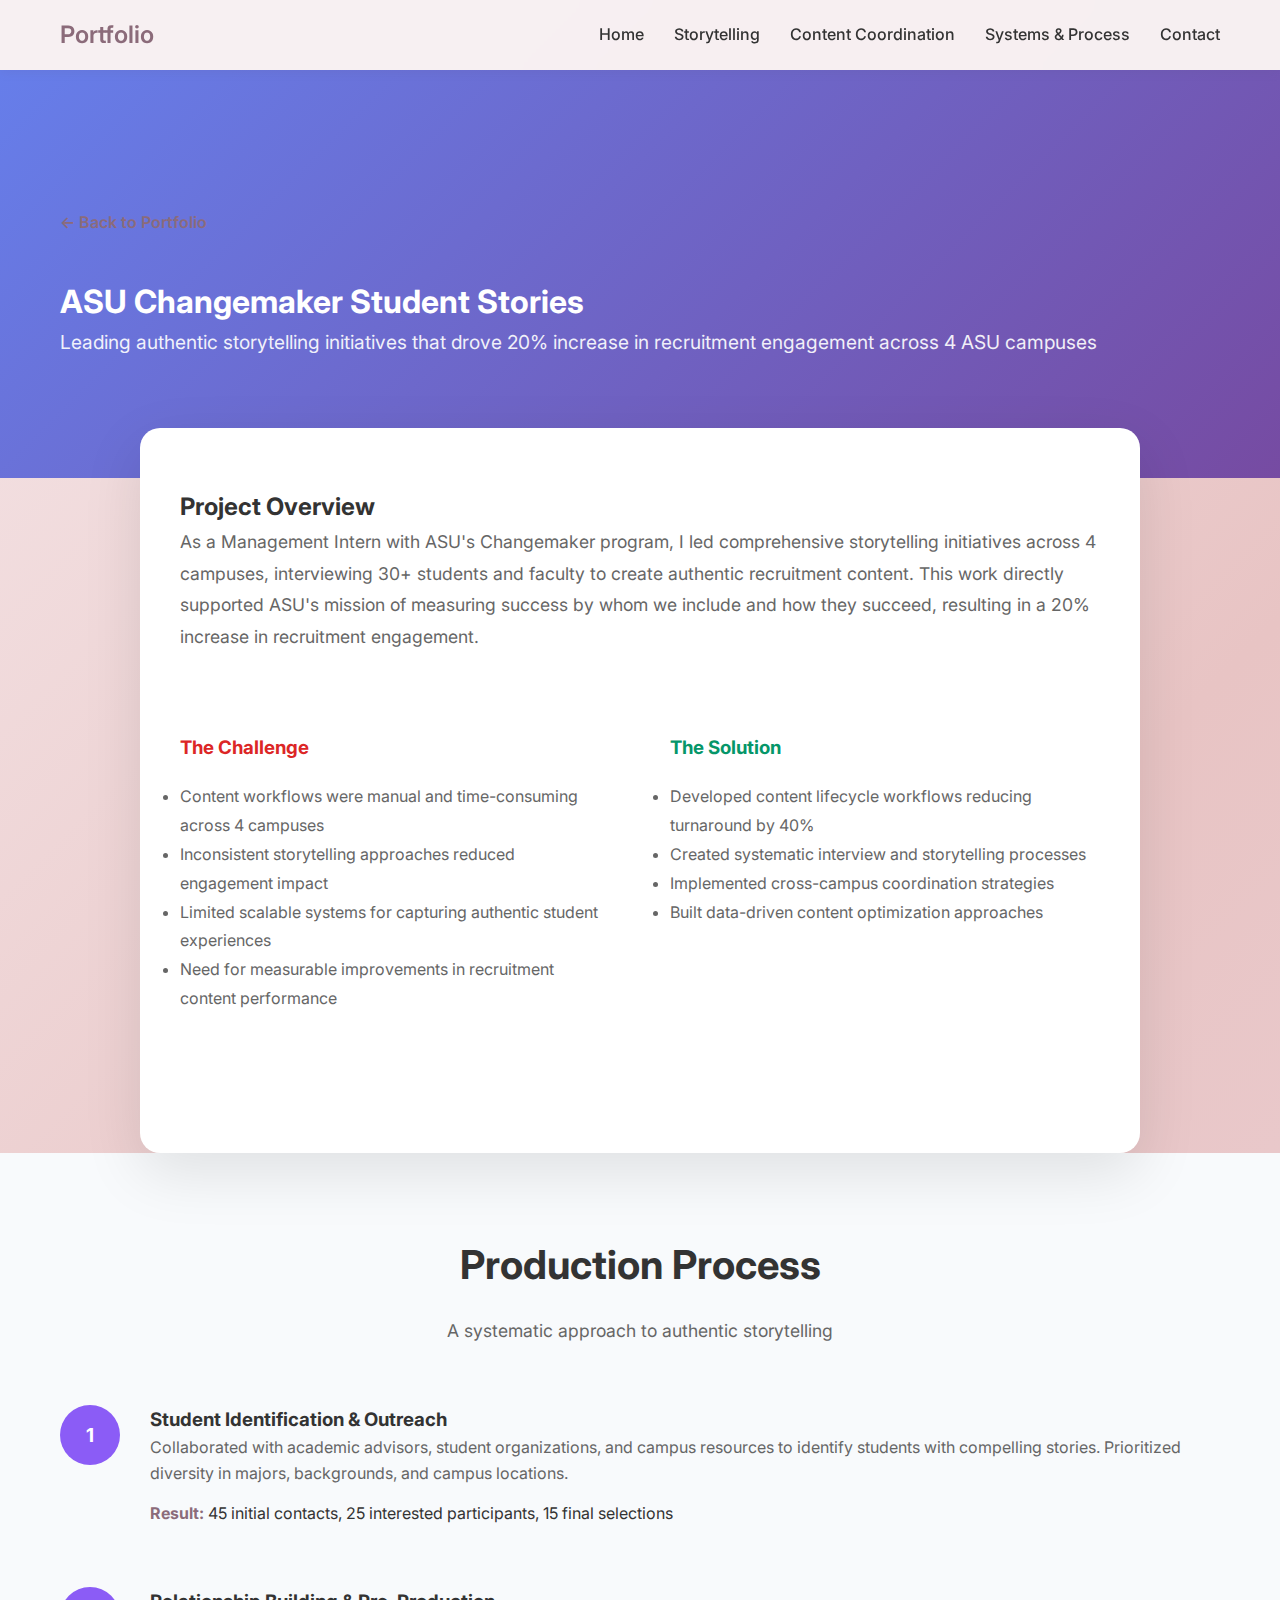
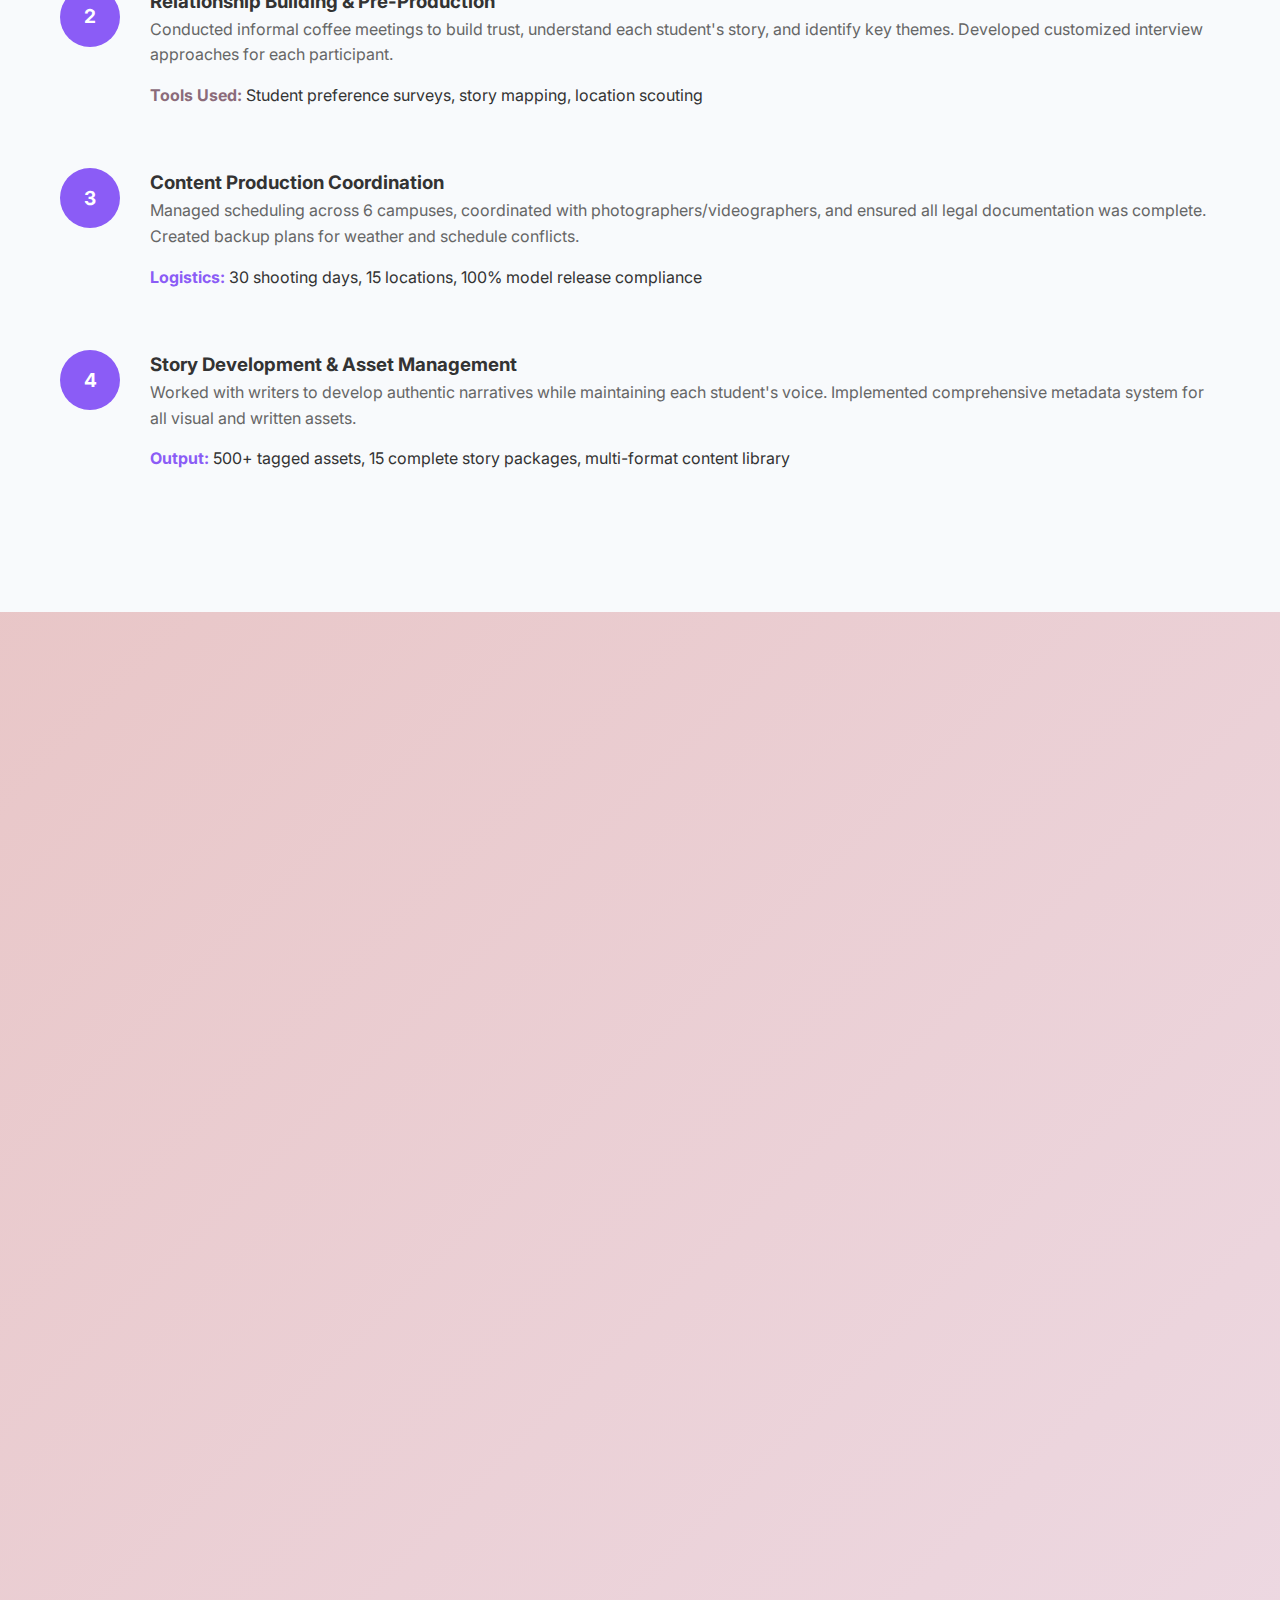
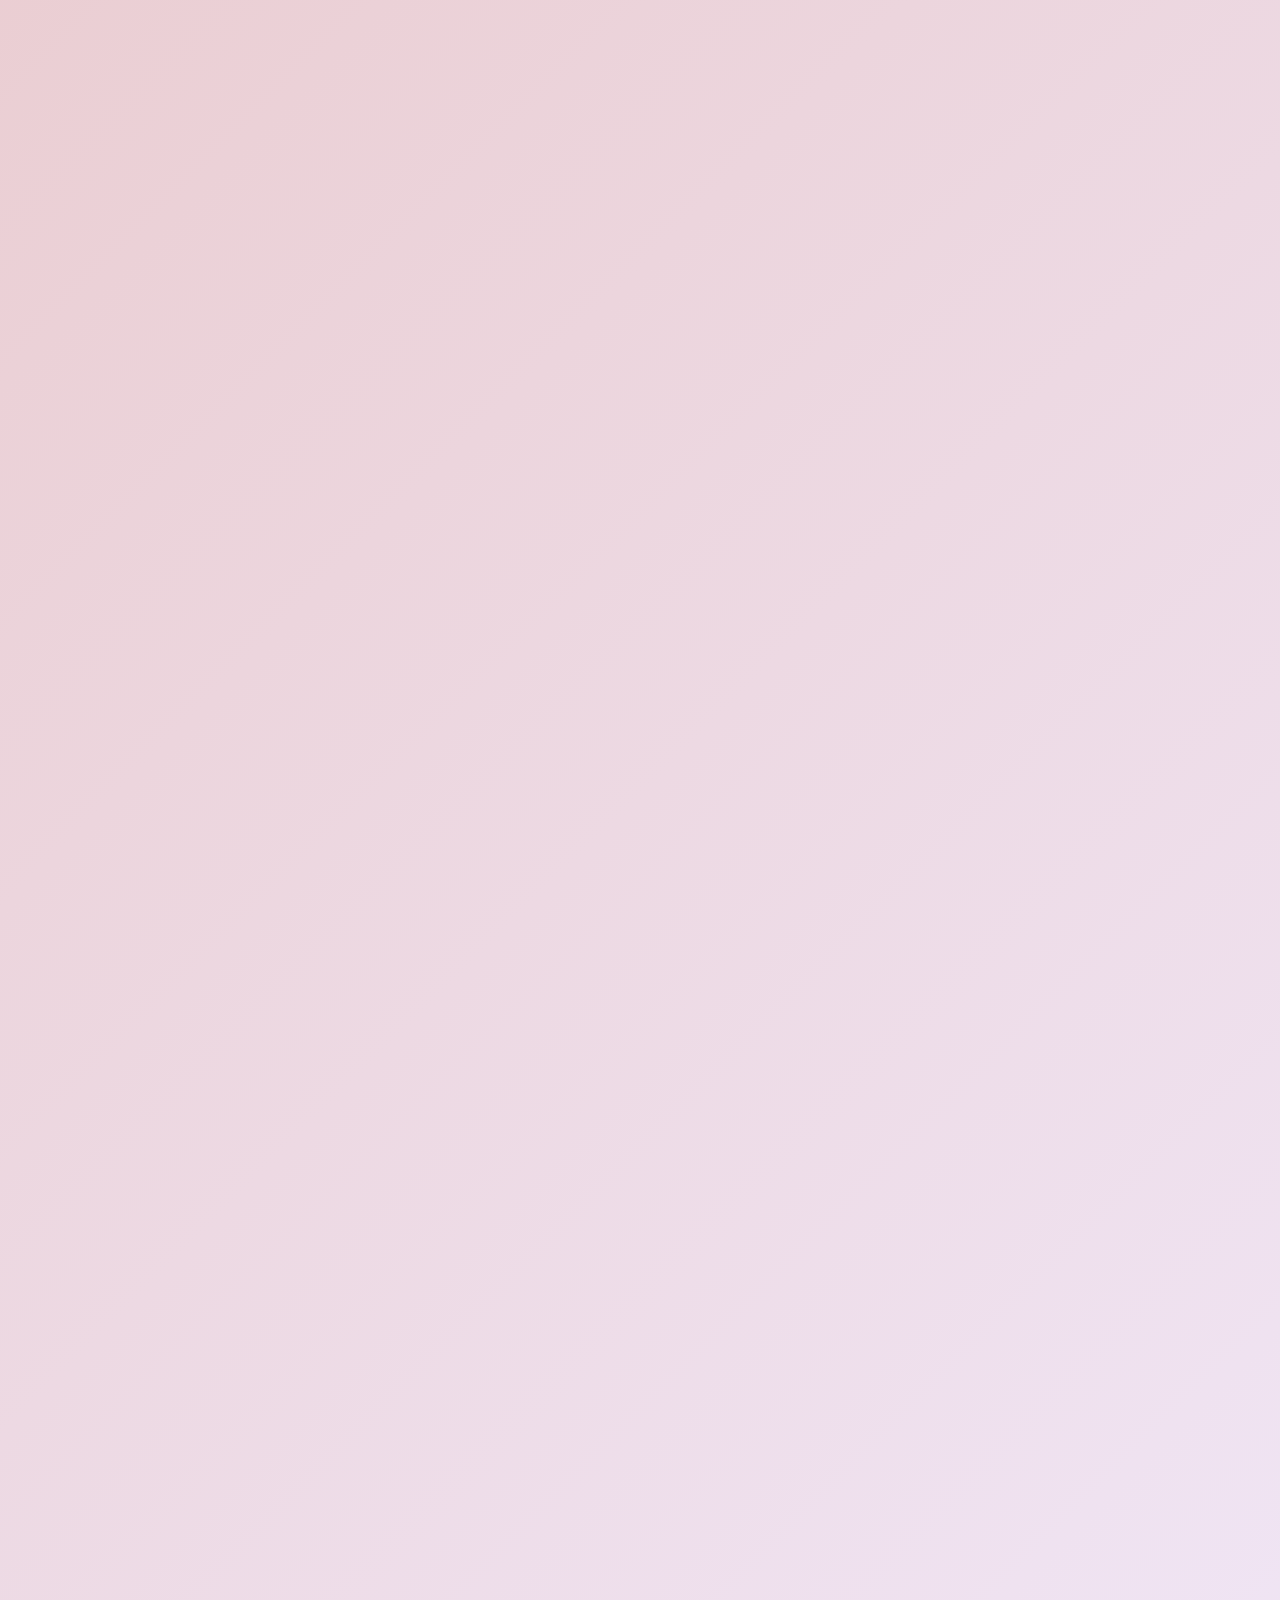
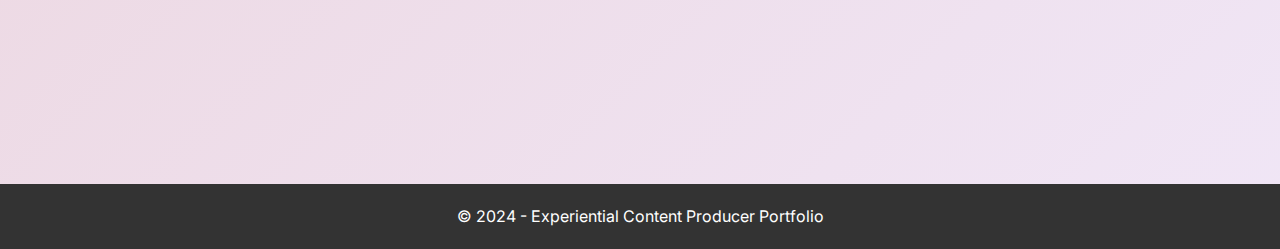
<file: student-success-series.html>
<!DOCTYPE html>
<html lang="en">
<head>
    <meta charset="UTF-8">
    <meta name="viewport" content="width=device-width, initial-scale=1.0">
    <title>Student Success Series - Project Showcase</title>
    <link rel="stylesheet" href="styles.css">
    <link href="https://fonts.googleapis.com/css2?family=Inter:wght@300;400;500;600;700&display=swap" rel="stylesheet">
    <style>
        .project-hero {
            background: linear-gradient(135deg, #667eea 0%, #764ba2 100%);
            color: white;
            padding: 140px 0 80px;
            margin-top: 70px;
        }
        
        .project-overview {
            background: white;
            margin: -50px auto 0;
            max-width: 1000px;
            border-radius: 20px;
            padding: 60px 40px;
            box-shadow: 0 20px 60px rgba(0,0,0,0.1);
            position: relative;
            z-index: 10;
        }
        
        .challenge-solution {
            display: grid;
            grid-template-columns: 1fr 1fr;
            gap: 60px;
            margin: 80px 0;
        }
        
        .process-timeline {
            background: #f8fafc;
            padding: 80px 0;
        }
        
        .timeline-item {
            display: flex;
            gap: 30px;
            margin-bottom: 60px;
            align-items: flex-start;
        }
        
        .timeline-number {
            background: #8B5CF6;
            color: white;
            width: 60px;
            height: 60px;
            border-radius: 50%;
            display: flex;
            align-items: center;
            justify-content: center;
            font-weight: 700;
            font-size: 1.2rem;
            flex-shrink: 0;
        }
        
        .results-grid {
            display: grid;
            grid-template-columns: repeat(auto-fit, minmax(250px, 1fr));
            gap: 30px;
            margin: 60px 0;
        }
        
        .result-card {
            background: linear-gradient(135deg, #FDFAFC 0%, #F9F2F4 100%);
            padding: 30px;
            border-radius: 12px;
            text-align: center;
            box-shadow: 0 10px 30px rgba(93, 78, 117, 0.15);
        }
        
        .result-number {
            font-size: 3rem;
            font-weight: 700;
            color: #8B6B7A;
            margin-bottom: 10px;
        }
        
        .gallery-grid {
            display: grid;
            grid-template-columns: repeat(auto-fit, minmax(300px, 1fr));
            gap: 20px;
            margin: 60px 0;
        }
        
        .gallery-item {
            background: linear-gradient(45deg, #f0f0f0, #e0e0e0);
            height: 200px;
            border-radius: 12px;
            display: flex;
            align-items: center;
            justify-content: center;
            color: #666;
            font-weight: 500;
            transition: transform 0.3s ease;
        }
        
        .gallery-item:hover {
            transform: scale(1.05);
        }
        
        .testimonial-highlight {
            background: linear-gradient(135deg, #B8878A, #8B6B7A, #5D4E75);
            color: white;
            padding: 60px 40px;
            border-radius: 20px;
            text-align: center;
            margin: 80px 0;
        }
        
        .testimonial-highlight blockquote {
            font-size: 1.5rem;
            line-height: 1.6;
            margin-bottom: 30px;
            font-style: italic;
        }
        
        .lessons-learned {
            background: #f1f5f9;
            padding: 40px;
            border-radius: 12px;
            margin: 60px 0;
        }
        
        .back-link {
            display: inline-flex;
            align-items: center;
            gap: 10px;
            color: #8B6B7A;
            text-decoration: none;
            font-weight: 600;
            margin-bottom: 40px;
            transition: transform 0.3s ease;
        }
        
        .back-link:hover {
            transform: translateX(-5px);
        }
        
        @media (max-width: 768px) {
            .challenge-solution {
                grid-template-columns: 1fr;
                gap: 40px;
            }
            
            .project-overview {
                margin: -30px 20px 0;
                padding: 40px 30px;
            }
            
            .timeline-item {
                flex-direction: column;
                text-align: center;
            }
        }
    </style>
</head>
<body>
    <nav class="navbar">
        <div class="nav-container">
            <div class="nav-logo">
                <h2>Portfolio</h2>
            </div>
            <ul class="nav-menu">
                <li class="nav-item">
                    <a href="index.html" class="nav-link">Home</a>
                </li>
                <li class="nav-item">
                    <a href="index.html#storytelling" class="nav-link">Storytelling</a>
                </li>
                <li class="nav-item">
                    <a href="index.html#coordination" class="nav-link">Content Coordination</a>
                </li>
                <li class="nav-item">
                    <a href="index.html#systems" class="nav-link">Systems & Process</a>
                </li>
                <li class="nav-item">
                    <a href="index.html#contact" class="nav-link">Contact</a>
                </li>
            </ul>
            <div class="hamburger">
                <span class="bar"></span>
                <span class="bar"></span>
                <span class="bar"></span>
            </div>
        </div>
    </nav>

    <section class="project-hero">
        <div class="container">
            <a href="index.html#storytelling" class="back-link">← Back to Portfolio</a>
            <h1>ASU Changemaker Student Stories</h1>
            <p class="hero-subtitle">Leading authentic storytelling initiatives that drove 20% increase in recruitment engagement across 4 ASU campuses</p>
        </div>
    </section>

    <div class="container">
        <div class="project-overview">
            <h2>Project Overview</h2>
            <p style="font-size: 1.1rem; color: #666; line-height: 1.8;">
                As a Management Intern with ASU's Changemaker program, I led comprehensive storytelling initiatives across 4 campuses, interviewing 30+ students and faculty to create authentic recruitment content. This work directly supported ASU's mission of measuring success by whom we include and how they succeed, resulting in a 20% increase in recruitment engagement.
            </p>
            
            <div class="challenge-solution">
                                    <div>
                        <h3 style="color: #dc2626; margin-bottom: 20px;">The Challenge</h3>
                        <ul style="color: #666; line-height: 1.8;">
                            <li>Content workflows were manual and time-consuming across 4 campuses</li>
                            <li>Inconsistent storytelling approaches reduced engagement impact</li>
                            <li>Limited scalable systems for capturing authentic student experiences</li>
                            <li>Need for measurable improvements in recruitment content performance</li>
                        </ul>
                    </div>
                    <div>
                        <h3 style="color: #059669; margin-bottom: 20px;">The Solution</h3>
                        <ul style="color: #666; line-height: 1.8;">
                            <li>Developed content lifecycle workflows reducing turnaround by 40%</li>
                            <li>Created systematic interview and storytelling processes</li>
                            <li>Implemented cross-campus coordination strategies</li>
                            <li>Built data-driven content optimization approaches</li>
                        </ul>
                    </div>
            </div>
        </div>
    </div>

    <section class="process-timeline">
        <div class="container">
            <h2 class="section-title">Production Process</h2>
            <p class="section-subtitle">A systematic approach to authentic storytelling</p>
            
            <div class="timeline-item">
                <div class="timeline-number">1</div>
                <div>
                    <h3>Student Identification & Outreach</h3>
                    <p style="color: #666; margin-bottom: 15px;">
                        Collaborated with academic advisors, student organizations, and campus resources to identify students with compelling stories. Prioritized diversity in majors, backgrounds, and campus locations.
                    </p>
                    <strong style="color: #8B6B7A;">Result:</strong> 45 initial contacts, 25 interested participants, 15 final selections
                </div>
            </div>
            
            <div class="timeline-item">
                <div class="timeline-number">2</div>
                <div>
                    <h3>Relationship Building & Pre-Production</h3>
                    <p style="color: #666; margin-bottom: 15px;">
                        Conducted informal coffee meetings to build trust, understand each student's story, and identify key themes. Developed customized interview approaches for each participant.
                    </p>
                    <strong style="color: #8B6B7A;">Tools Used:</strong> Student preference surveys, story mapping, location scouting
                </div>
            </div>
            
            <div class="timeline-item">
                <div class="timeline-number">3</div>
                <div>
                    <h3>Content Production Coordination</h3>
                    <p style="color: #666; margin-bottom: 15px;">
                        Managed scheduling across 6 campuses, coordinated with photographers/videographers, and ensured all legal documentation was complete. Created backup plans for weather and schedule conflicts.
                    </p>
                    <strong style="color: #8B5CF6;">Logistics:</strong> 30 shooting days, 15 locations, 100% model release compliance
                </div>
            </div>
            
            <div class="timeline-item">
                <div class="timeline-number">4</div>
                <div>
                    <h3>Story Development & Asset Management</h3>
                    <p style="color: #666; margin-bottom: 15px;">
                        Worked with writers to develop authentic narratives while maintaining each student's voice. Implemented comprehensive metadata system for all visual and written assets.
                    </p>
                    <strong style="color: #8B5CF6;">Output:</strong> 500+ tagged assets, 15 complete story packages, multi-format content library
                </div>
            </div>
        </div>
    </section>

    <section class="section">
        <div class="container">
            <h2 class="section-title">Results & Impact</h2>
            
            <div class="results-grid">
                <div class="result-card">
                    <div class="result-number">20%</div>
                    <h3>Engagement Increase</h3>
                    <p>In recruitment content performance</p>
                </div>
                <div class="result-card">
                    <div class="result-number">30+</div>
                    <h3>Interviews Conducted</h3>
                    <p>Students and faculty across campuses</p>
                </div>
                <div class="result-card">
                    <div class="result-number">4</div>
                    <h3>Campuses Covered</h3>
                    <p>Complete ASU system representation</p>
                </div>
                <div class="result-card">
                    <div class="result-number">40%</div>
                    <h3>Faster Turnaround</h3>
                    <p>Through workflow optimization</p>
                </div>
            </div>
            
            <div class="testimonial-highlight">
                <blockquote>
                    "This project changed how we approach student recruitment. The authentic stories resonated with prospective students in ways our traditional materials never could. We saw a significant increase in inquiries from underrepresented communities."
                </blockquote>
                <cite>- Sarah Johnson, Director of Admissions</cite>
            </div>
            
            <h3 style="margin-bottom: 30px;">Content Gallery</h3>
            <div class="gallery-grid">
                <div class="gallery-item">
                    <div class="gallery-icon">👩‍💻</div>
                    <div class="gallery-text">Maria's Engineering Journey</div>
                </div>
                <div class="gallery-item">
                    <div class="gallery-icon">🎓</div>
                    <div class="gallery-text">First-Gen Success Story</div>
                </div>
                <div class="gallery-item">
                    <div class="gallery-icon">🏛️</div>
                    <div class="gallery-text">Campus Life Moments</div>
                </div>
                <div class="gallery-item">
                    <div class="gallery-icon">🔬</div>
                    <div class="gallery-text">Research Opportunities</div>
                </div>
                <div class="gallery-item">
                    <div class="gallery-icon">🤝</div>
                    <div class="gallery-text">Student Organization Impact</div>
                </div>
                <div class="gallery-item">
                    <div class="gallery-icon">📚</div>
                    <div class="gallery-text">Academic Support Systems</div>
                </div>
            </div>
        </div>
    </section>

    <section class="section alt-bg">
        <div class="container">
            <h2 class="section-title">Systems & Process Innovation</h2>
            
            <div class="lessons-learned">
                <h3 style="margin-bottom: 20px;">Key Process Innovations</h3>
                <div style="display: grid; grid-template-columns: repeat(auto-fit, minmax(300px, 1fr)); gap: 30px;">
                    <div>
                        <h4 style="color: #8B5CF6; margin-bottom: 10px;">Trust-Building Protocol</h4>
                        <p style="color: #666;">Developed a systematic approach to building authentic relationships with student participants, resulting in more genuine storytelling.</p>
                    </div>
                    <div>
                        <h4 style="color: #8B5CF6; margin-bottom: 10px;">Metadata System</h4>
                        <p style="color: #666;">Created comprehensive tagging system that enabled content reuse across multiple campaigns and platforms while maintaining context.</p>
                    </div>
                    <div>
                        <h4 style="color: #8B5CF6; margin-bottom: 10px;">Flexible Production Schedule</h4>
                        <p style="color: #666;">Implemented adaptive scheduling system that accommodated student availability while maintaining production deadlines.</p>
                    </div>
                </div>
            </div>
            
            <div class="lessons-learned">
                <h3 style="margin-bottom: 20px;">Lessons Learned</h3>
                <ul style="color: #666; line-height: 1.8;">
                    <li><strong>Authenticity requires time:</strong> The most compelling stories emerged when students felt genuinely comfortable, not rushed</li>
                    <li><strong>Diversity drives engagement:</strong> Content featuring diverse perspectives consistently performed better across all metrics</li>
                    <li><strong>Behind-the-scenes moments matter:</strong> Some of the most powerful content came from unplanned, spontaneous interactions</li>
                    <li><strong>System scalability is crucial:</strong> The metadata and organization systems developed for this project became the foundation for future campaigns</li>
                </ul>
            </div>
        </div>
    </section>

    <section class="section">
        <div class="container" style="text-align: center;">
            <h2>Ready to Create Authentic Stories?</h2>
            <p style="font-size: 1.1rem; color: #666; margin-bottom: 40px;">
                Let's discuss how systematic storytelling can transform your recruitment efforts.
            </p>
            <a href="index.html#contact" class="cta-button">Get in Touch</a>
        </div>
    </section>

    <footer>
        <div class="container">
            <p>&copy; 2024 - Experiential Content Producer Portfolio</p>
        </div>
    </footer>

    <script src="script.js"></script>
</body>
</html>
</file>
<file: styles.css>
/* Reset and base styles */
* {
    margin: 0;
    padding: 0;
    box-sizing: border-box;
}

body {
    font-family: 'Inter', sans-serif;
    line-height: 1.6;
    color: #333;
    background: linear-gradient(135deg, #F5E6E8 0%, #E8C4C4 30%, #F0E6F6 100%);
    min-height: 100vh;
}

.container {
    max-width: 1200px;
    margin: 0 auto;
    padding: 0 20px;
}

.section {
    padding: 80px 0;
}

.alt-bg {
    background: linear-gradient(135deg, #F7F0F2 0%, #EFD9DC 50%, #F2E6F6 100%);
}

/* Navigation */
.navbar {
    background: rgba(247, 240, 242, 0.95);
    backdrop-filter: blur(10px);
    box-shadow: 0 2px 10px rgba(93, 78, 117, 0.1);
    position: fixed;
    width: 100%;
    top: 0;
    z-index: 1000;
}

.nav-container {
    max-width: 1200px;
    margin: 0 auto;
    padding: 0 20px;
    display: flex;
    justify-content: space-between;
    align-items: center;
    height: 70px;
}

.nav-logo h2 {
    color: #8B6B7A;
    font-weight: 600;
}

.nav-menu {
    display: flex;
    list-style: none;
    gap: 30px;
}

.nav-link {
    text-decoration: none;
    color: #333;
    font-weight: 500;
    transition: color 0.3s ease;
}

.nav-link:hover {
    color: #8B6B7A;
}

.hamburger {
    display: none;
    flex-direction: column;
    cursor: pointer;
}

.bar {
    width: 25px;
    height: 3px;
    background-color: #333;
    margin: 3px 0;
    transition: 0.3s;
}

/* Hero Section */
.hero {
    background: linear-gradient(135deg, #E8C4C4 0%, #B8878A 30%, #8B6B7A 70%, #5D4E75 100%);
    color: white;
    padding: 140px 0 80px;
    margin-top: 70px;
}

.hero-container {
    max-width: 1200px;
    margin: 0 auto;
    padding: 0 20px;
    display: grid;
    grid-template-columns: 2fr 1fr;
    gap: 40px;
    align-items: center;
}

.hero-content h1 {
    font-size: 3.5rem;
    font-weight: 700;
    margin-bottom: 20px;
    line-height: 1.2;
}

.hero-subtitle {
    font-size: 1.2rem;
    margin-bottom: 40px;
    opacity: 0.9;
}

.hero-stats {
    display: flex;
    gap: 40px;
    margin-bottom: 40px;
}

.stat h3 {
    font-size: 2.5rem;
    font-weight: 700;
    margin-bottom: 5px;
}

.stat p {
    font-size: 0.9rem;
    opacity: 0.8;
}

.cta-button {
    display: inline-block;
    background-color: #fff;
    color: #667eea;
    padding: 15px 30px;
    border-radius: 8px;
    text-decoration: none;
    font-weight: 600;
    transition: transform 0.3s ease;
}

.cta-button:hover {
    transform: translateY(-2px);
}

.hero-image {
    display: flex;
    justify-content: center;
    align-items: center;
    max-width: 320px;
    flex-shrink: 0;
    margin: 0 auto;
}

.profile-photo {
    width: 280px;
    height: 280px;
    object-fit: cover;
    border-radius: 50%;
    border: 5px solid rgba(93, 78, 117, 0.2);
    box-shadow: 0 15px 35px rgba(93, 78, 117, 0.3);
    transition: transform 0.3s ease, box-shadow 0.3s ease;
    background: linear-gradient(135deg, #D4A5A5 0%, #B8878A 50%, #5D4E75 100%);
    padding: 5px;
    max-width: 280px;
    max-height: 280px;
}

.profile-photo:hover {
    transform: scale(1.05) translateY(-5px);
    box-shadow: 0 20px 40px rgba(93, 78, 117, 0.4);
}

.image-placeholder {
    width: 300px;
    height: 300px;
    background: linear-gradient(135deg, #E8C4C4 0%, #B8878A 50%, #5D4E75 100%);
    border-radius: 50%;
    display: flex;
    flex-direction: column;
    align-items: center;
    justify-content: center;
    text-align: center;
    font-size: 0.9rem;
    border: 3px solid rgba(255,255,255,0.3);
    position: relative;
    overflow: hidden;
    color: white;
    font-weight: 600;
}

.image-placeholder::before {
    content: "";
    position: absolute;
    top: -50%;
    left: -50%;
    width: 200%;
    height: 200%;
    background: linear-gradient(45deg, transparent 30%, rgba(255,255,255,0.1) 50%, transparent 70%);
    animation: shimmer 3s infinite;
    pointer-events: none;
}

.image-placeholder .placeholder-content {
    display: flex;
    flex-direction: column;
    align-items: center;
    gap: 10px;
    z-index: 1;
}

.image-placeholder .placeholder-icon {
    font-size: 4rem;
    line-height: 1;
    opacity: 0.9;
}

.image-placeholder .placeholder-text {
    font-size: 1.1rem;
    font-weight: 600;
    text-shadow: 0 1px 2px rgba(0,0,0,0.3);
}

.image-placeholder .placeholder-label {
    font-size: 0.8rem;
    opacity: 0.8;
    background: rgba(255,255,255,0.2);
    padding: 4px 12px;
    border-radius: 12px;
    backdrop-filter: blur(10px);
}

@keyframes shimmer {
    0% { transform: translateX(-100%) translateY(-100%) rotate(45deg); }
    100% { transform: translateX(100%) translateY(100%) rotate(45deg); }
}

/* Gallery Items */
.gallery-item {
    background: linear-gradient(135deg, #D4A5A5 0%, #B8878A 50%, #5D4E75 100%);
    height: 200px;
    border-radius: 12px;
    display: flex;
    flex-direction: column;
    align-items: center;
    justify-content: center;
    color: white;
    font-weight: 600;
    transition: transform 0.3s ease;
    position: relative;
    overflow: hidden;
    text-align: center;
    padding: 20px;
    box-shadow: 0 8px 25px rgba(184, 135, 138, 0.3);
}

.gallery-item::before {
    content: "";
    position: absolute;
    top: -50%;
    left: -50%;
    width: 200%;
    height: 200%;
    background: linear-gradient(45deg, transparent 30%, rgba(255,255,255,0.1) 50%, transparent 70%);
    animation: shimmer 5s infinite;
    pointer-events: none;
}

.gallery-item:hover {
    transform: scale(1.05) translateY(-5px);
    box-shadow: 0 15px 35px rgba(184, 135, 138, 0.4);
}

.gallery-item .gallery-icon {
    font-size: 2.5rem;
    margin-bottom: 10px;
    opacity: 0.9;
}

.gallery-item .gallery-text {
    font-size: 1rem;
    text-shadow: 0 1px 2px rgba(0,0,0,0.3);
    z-index: 1;
}

/* Section Titles */
.section-title {
    font-size: 2.5rem;
    font-weight: 700;
    text-align: center;
    margin-bottom: 20px;
    color: #333;
}

.section-subtitle {
    font-size: 1.1rem;
    text-align: center;
    color: #666;
    margin-bottom: 60px;
    max-width: 600px;
    margin-left: auto;
    margin-right: auto;
}

/* Project Grid */
.project-grid {
    display: grid;
    grid-template-columns: 1fr;
    gap: 30px;
}

.project-card {
    background: linear-gradient(135deg, #FDFAFC 0%, #F9F2F4 100%);
    border-radius: 12px;
    overflow: hidden;
    box-shadow: 0 10px 30px rgba(93, 78, 117, 0.15);
    transition: transform 0.3s ease;
}

.project-card:hover {
    transform: translateY(-5px);
}

.project-card.featured {
    grid-column: 1 / -1;
}

.featured .project-content {
    display: grid;
    grid-template-columns: 1fr 1fr;
    gap: 40px;
    align-items: center;
}

.project-image {
    height: 250px;
    background: linear-gradient(135deg, #D4A5A5 0%, #B8878A 50%, #5D4E75 100%);
    display: flex;
    align-items: center;
    justify-content: center;
    color: white;
    font-weight: 500;
    position: relative;
    overflow: hidden;
    border-radius: 12px 12px 0 0;
}

.project-image::before {
    content: "";
    position: absolute;
    top: 0;
    left: 0;
    right: 0;
    bottom: 0;
    background: url('data:image/svg+xml,<svg xmlns="http://www.w3.org/2000/svg" viewBox="0 0 100 100"><circle cx="20" cy="20" r="2" fill="rgba(255,255,255,0.3)"/><circle cx="80" cy="30" r="1.5" fill="rgba(255,255,255,0.2)"/><circle cx="40" cy="70" r="1" fill="rgba(255,255,255,0.4)"/><circle cx="90" cy="80" r="2.5" fill="rgba(255,255,255,0.2)"/><circle cx="10" cy="90" r="1.5" fill="rgba(255,255,255,0.3)"/></svg>');
    animation: float 6s ease-in-out infinite;
}

.project-image .image-placeholder {
    background: transparent;
    border: none;
    border-radius: 0;
    width: 100%;
    height: 100%;
    color: white;
}

.project-image .placeholder-content {
    display: flex;
    flex-direction: column;
    align-items: center;
    gap: 15px;
    z-index: 1;
}

.project-image .placeholder-icon {
    font-size: 3.5rem;
    opacity: 0.9;
}

.project-image .placeholder-text {
    font-size: 1.2rem;
    font-weight: 600;
    text-shadow: 0 2px 4px rgba(0,0,0,0.3);
}

.project-image .placeholder-label {
    font-size: 0.9rem;
    background: rgba(255,255,255,0.25);
    padding: 6px 16px;
    border-radius: 20px;
    backdrop-filter: blur(10px);
    border: 1px solid rgba(255,255,255,0.3);
}

@keyframes float {
    0%, 100% { transform: translateY(0px); }
    50% { transform: translateY(-10px); }
}

.featured .project-image {
    height: 300px;
}

.project-content {
    padding: 30px;
}

.project-content h3 {
    font-size: 1.5rem;
    font-weight: 600;
    margin-bottom: 15px;
    color: #333;
}

.project-content p {
    color: #666;
    margin-bottom: 20px;
}

.project-stats {
    display: flex;
    gap: 20px;
    margin-bottom: 20px;
}

.project-stats span {
    background-color: #8B5CF6;
    color: white;
    padding: 5px 12px;
    border-radius: 20px;
    font-size: 0.8rem;
    font-weight: 500;
}

.project-tags {
    display: flex;
    gap: 10px;
    flex-wrap: wrap;
}

.project-tags span {
    background-color: #f1f5f9;
    color: #475569;
    padding: 5px 12px;
    border-radius: 20px;
    font-size: 0.8rem;
}

.project-link {
    color: #8B6B7A;
    text-decoration: none;
    font-weight: 600;
    display: inline-flex;
    align-items: center;
    gap: 5px;
}

.project-link:hover {
    text-decoration: underline;
}

/* Coordination Section */
.coordination-examples {
    display: grid;
    grid-template-columns: 1fr;
    gap: 40px;
}

.coord-item {
    display: flex;
    gap: 30px;
    align-items: flex-start;
}

.coord-icon {
    font-size: 3rem;
    background: linear-gradient(135deg, #FDFAFC 0%, #F9F2F4 100%);
    width: 80px;
    height: 80px;
    border-radius: 50%;
    display: flex;
    align-items: center;
    justify-content: center;
    box-shadow: 0 5px 15px rgba(93, 78, 117, 0.15);
    flex-shrink: 0;
}

.coord-content h3 {
    font-size: 1.3rem;
    font-weight: 600;
    margin-bottom: 15px;
    color: #333;
}

.coord-content p {
    color: #666;
    margin-bottom: 15px;
}

.coord-content ul {
    list-style: none;
    padding-left: 0;
}

.coord-content li {
    position: relative;
    padding-left: 20px;
    margin-bottom: 8px;
    color: #555;
}

.coord-content li::before {
    content: "✓";
    position: absolute;
    left: 0;
    color: #10b981;
    font-weight: bold;
}

/* Systems Section */
.systems-grid {
    display: grid;
    grid-template-columns: repeat(auto-fit, minmax(350px, 1fr));
    gap: 30px;
}

.system-card {
    background: linear-gradient(135deg, #FDFAFC 0%, #F9F2F4 100%);
    padding: 30px;
    border-radius: 12px;
    box-shadow: 0 10px 30px rgba(93, 78, 117, 0.15);
    transition: transform 0.3s ease;
}

.system-card:hover {
    transform: translateY(-5px);
}

.system-card h3 {
    font-size: 1.3rem;
    font-weight: 600;
    margin-bottom: 20px;
    color: #333;
}

.system-image {
    height: 150px;
    background: linear-gradient(135deg, #B8878A, #8B6B7A, #5D4E75);
    border-radius: 8px;
    display: flex;
    align-items: center;
    justify-content: center;
    margin-bottom: 20px;
    color: white;
    font-weight: 500;
    position: relative;
    overflow: hidden;
}

.system-image::before {
    content: "";
    position: absolute;
    top: -50%;
    left: -50%;
    width: 200%;
    height: 200%;
    background: linear-gradient(45deg, transparent 30%, rgba(255,255,255,0.1) 50%, transparent 70%);
    animation: shimmer 4s infinite;
}

.system-image .image-placeholder {
    background: transparent;
    border: none;
    border-radius: 0;
    width: 100%;
    height: 100%;
    color: white;
}

.system-image .placeholder-content {
    display: flex;
    flex-direction: column;
    align-items: center;
    gap: 10px;
    z-index: 1;
}

.system-image .placeholder-icon {
    font-size: 3rem;
    opacity: 0.9;
}

.system-image .placeholder-text {
    font-size: 1rem;
    font-weight: 600;
    text-shadow: 0 1px 2px rgba(0,0,0,0.3);
}

.system-image .placeholder-label {
    font-size: 0.8rem;
    background: rgba(255,255,255,0.2);
    padding: 4px 12px;
    border-radius: 12px;
    backdrop-filter: blur(10px);
}

.system-card p {
    color: #666;
    margin-bottom: 20px;
}

.system-features {
    display: grid;
    grid-template-columns: 1fr 1fr;
    gap: 10px;
}

.system-features span {
    font-size: 0.9rem;
    color: #059669;
    padding: 5px 0;
}

/* Community Engagement */
.engagement-stats {
    display: grid;
    grid-template-columns: repeat(auto-fit, minmax(300px, 1fr));
    gap: 40px;
    margin-bottom: 60px;
}

.engagement-item h3 {
    font-size: 1.2rem;
    font-weight: 600;
    margin-bottom: 15px;
    color: #333;
}

.stat-visual {
    display: flex;
    flex-direction: column;
    gap: 10px;
}

.progress-bar {
    width: 100%;
    height: 8px;
    background-color: #e2e8f0;
    border-radius: 4px;
    overflow: hidden;
}

.progress {
    height: 100%;
    background: linear-gradient(90deg, #8B5CF6, #06b6d4);
    border-radius: 4px;
    transition: width 0.3s ease;
}

.stat-visual span {
    font-weight: 500;
    color: #555;
}

.testimonials {
    display: grid;
    grid-template-columns: repeat(auto-fit, minmax(300px, 1fr));
    gap: 30px;
}

.testimonial {
    background: linear-gradient(135deg, #FDFAFC 0%, #F9F2F4 100%);
    padding: 30px;
    border-radius: 12px;
    box-shadow: 0 5px 15px rgba(93, 78, 117, 0.15);
}

.testimonial blockquote {
    font-size: 1.1rem;
    line-height: 1.6;
    color: #333;
    margin-bottom: 20px;
    font-style: italic;
}

.testimonial cite {
    color: #8B5CF6;
    font-weight: 500;
    font-style: normal;
}

/* Contact Section */
.contact-content {
    text-align: center;
    max-width: 600px;
    margin: 0 auto;
}

.contact-content h2 {
    font-size: 2.5rem;
    font-weight: 700;
    margin-bottom: 20px;
    color: #333;
}

.contact-content p {
    font-size: 1.1rem;
    color: #666;
    margin-bottom: 40px;
}

.contact-info {
    display: grid;
    gap: 15px;
    margin-bottom: 40px;
    text-align: left;
    max-width: 400px;
    margin-left: auto;
    margin-right: auto;
}

.contact-item {
    font-size: 1rem;
    color: #555;
}

.contact-item strong {
    color: #333;
    margin-right: 10px;
}



/* Footer */
footer {
    background-color: #333;
    color: white;
    text-align: center;
    padding: 20px 0;
}

/* Responsive Design */
@media (max-width: 768px) {
    .hamburger {
        display: flex;
    }
    
    .nav-menu {
        position: fixed;
        left: -100%;
        top: 70px;
        flex-direction: column;
        background: linear-gradient(135deg, #F7F0F2 0%, #EFD9DC 100%);
        width: 100%;
        text-align: center;
        transition: 0.3s;
        box-shadow: 0 10px 27px rgba(93, 78, 117, 0.15);
        padding: 30px 0;
    }
    
    .nav-menu.active {
        left: 0;
    }
    
    .hero-container {
        grid-template-columns: 1fr;
        text-align: center;
        gap: 40px;
    }
    
    .hero-content h1 {
        font-size: 2.5rem;
    }
    
    .hero-stats {
        justify-content: center;
        gap: 20px;
    }
    
    .profile-photo {
        width: 220px;
        height: 220px;
        max-width: 220px;
        max-height: 220px;
    }
    
    .project-grid {
        grid-template-columns: 1fr;
    }
    
    .featured .project-content {
        grid-template-columns: 1fr;
    }
    
    .coord-item {
        flex-direction: column;
        text-align: center;
    }
    
    .systems-grid {
        grid-template-columns: 1fr;
    }
    
    .system-features {
        grid-template-columns: 1fr;
    }
    
    .engagement-stats {
        grid-template-columns: 1fr;
    }
    
    .testimonials {
        grid-template-columns: 1fr;
    }
    
    .section-title {
        font-size: 2rem;
    }
    
    .contact-content h2 {
        font-size: 2rem;
    }
}

@media (min-width: 769px) {
    .project-grid {
        grid-template-columns: repeat(2, 1fr);
    }
    
    .project-card.featured {
        grid-column: 1 / -1;
    }
}

/* Smooth scrolling */
html {
    scroll-behavior: smooth;
}

/* Animations */
@keyframes fadeInUp {
    from {
        opacity: 0;
        transform: translateY(30px);
    }
    to {
        opacity: 1;
        transform: translateY(0);
    }
}

.section {
    animation: fadeInUp 0.6s ease-out;
}

/* Interactive Elements */
.action-buttons {
    display: flex;
    gap: 15px;
    margin-top: 30px;
    flex-wrap: wrap;
}

.btn-primary {
    background: linear-gradient(135deg, #B8878A, #8B6B7A, #5D4E75);
    color: white;
    padding: 12px 24px;
    border-radius: 25px;
    text-decoration: none;
    font-weight: 600;
    display: inline-flex;
    align-items: center;
    gap: 8px;
    transition: all 0.3s ease;
    border: none;
    cursor: pointer;
}

.btn-secondary {
    background: transparent;
    color: #8B6B7A;
    padding: 12px 24px;
    border: 2px solid #8B6B7A;
    border-radius: 25px;
    text-decoration: none;
    font-weight: 600;
    display: inline-flex;
    align-items: center;
    gap: 8px;
    transition: all 0.3s ease;
    cursor: pointer;
}

.btn-primary:hover {
    transform: translateY(-2px);
    box-shadow: 0 10px 20px rgba(184, 135, 138, 0.3);
}

.btn-secondary:hover {
    background: #8B6B7A;
    color: white;
    transform: translateY(-2px);
}

.contact-form {
    background: linear-gradient(135deg, #FDFAFC 0%, #F9F2F4 100%);
    padding: 40px;
    border-radius: 12px;
    box-shadow: 0 10px 30px rgba(93, 78, 117, 0.15);
    margin-top: 40px;
    max-width: 600px;
    margin-left: auto;
    margin-right: auto;
}

.form-group {
    margin-bottom: 20px;
}

.form-group label {
    display: block;
    margin-bottom: 8px;
    font-weight: 500;
    color: #333;
}

.form-group input,
.form-group textarea,
.form-group select {
    width: 100%;
    padding: 12px;
    border: 2px solid #e2e8f0;
    border-radius: 8px;
    font-size: 1rem;
    transition: border-color 0.3s ease;
}

.form-group input:focus,
.form-group textarea:focus,
.form-group select:focus {
    outline: none;
    border-color: #8B6B7A;
}

.form-group textarea {
    height: 120px;
    resize: vertical;
}

.achievement-badge {
    background: linear-gradient(45deg, #10b981, #06b6d4);
    color: white;
    padding: 6px 12px;
    border-radius: 15px;
    font-size: 0.8rem;
    font-weight: 600;
    display: inline-block;
    margin: 5px;
}

.skills-grid {
    display: grid;
    grid-template-columns: repeat(auto-fit, minmax(150px, 1fr));
    gap: 15px;
    margin: 30px 0;
}

.skill-item {
    background: #f8fafc;
    padding: 15px;
    border-radius: 8px;
    text-align: center;
    border: 2px solid transparent;
    transition: all 0.3s ease;
}

.skill-item:hover {
    border-color: #8B5CF6;
    transform: translateY(-3px);
}

.skill-icon {
    font-size: 2rem;
    margin-bottom: 10px;
}

.download-cv {
    background: linear-gradient(135deg, #059669, #10b981);
    color: white;
    padding: 15px 30px;
    border-radius: 8px;
    text-decoration: none;
    font-weight: 600;
    display: inline-flex;
    align-items: center;
    gap: 10px;
    transition: all 0.3s ease;
    margin: 20px 0;
}

.download-cv:hover {
    transform: translateY(-2px);
    box-shadow: 0 10px 20px rgba(5, 150, 105, 0.3);
}

/* Focus states for accessibility */
.nav-link:focus,
.cta-button:focus,
.project-link:focus,
.btn-primary:focus,
.btn-secondary:focus {
    outline: 2px solid #8B5CF6;
    outline-offset: 2px;
}
</file>
